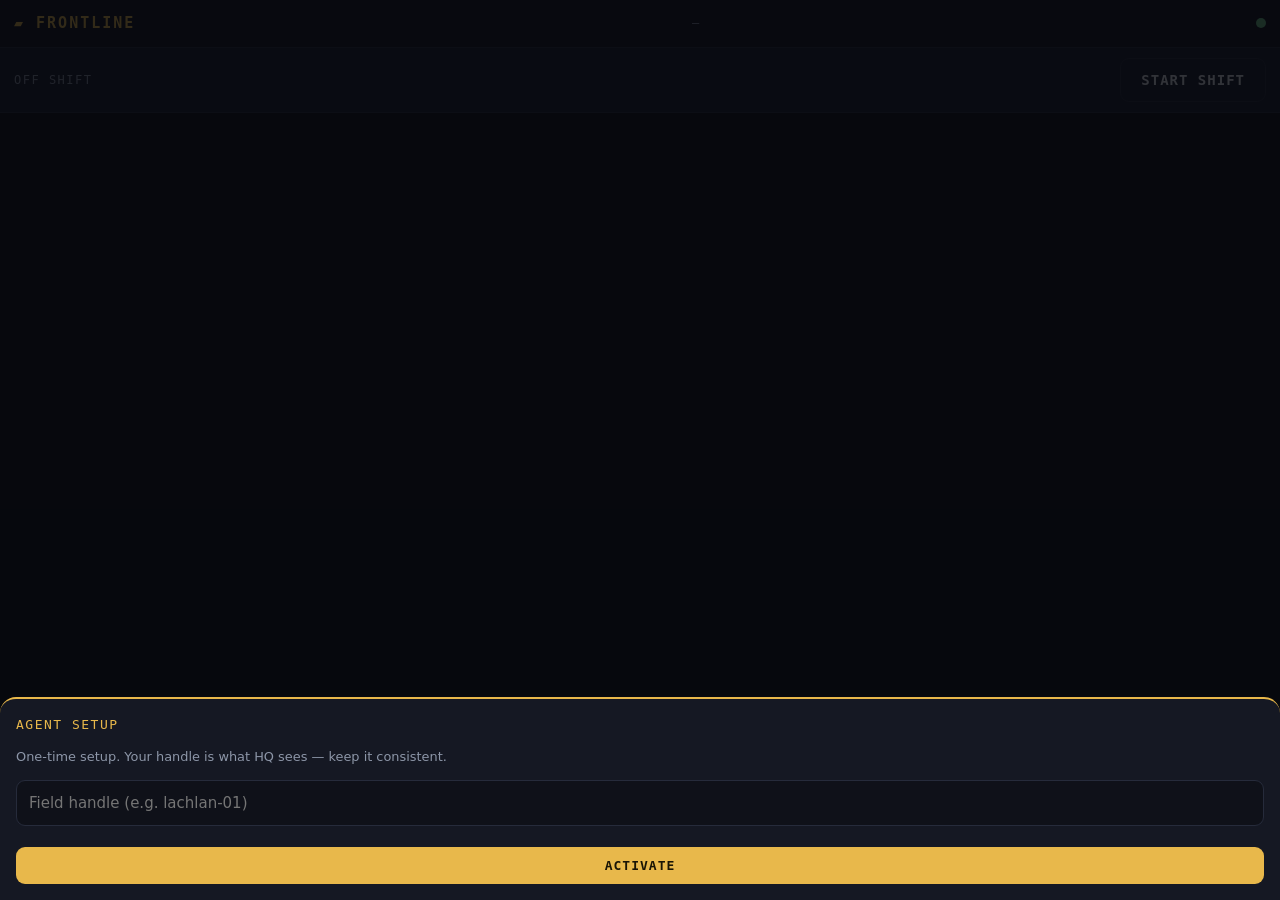
<file: frontline/index.html>
<!doctype html>
<html lang="en">
<head>
  <meta charset="utf-8">
  <meta name="viewport" content="width=device-width, initial-scale=1, viewport-fit=cover">
  <meta name="theme-color" content="#0d0f14">
  <title>FRONTLINE</title>
  <link rel="manifest" href="manifest.json">
  <link rel="icon" href="icons/icon.svg" type="image/svg+xml">
  <link rel="apple-touch-icon" href="icons/icon-192.png">
  <!-- ZERO external dependencies: Frontline must work in black spots with no internet, ever. -->
  <link rel="stylesheet" href="css/frontline.css">
</head>
<body>

  <header class="top">
    <div class="brand">▰ FRONTLINE</div>
    <div class="agent-id" id="hdr-agent">—</div>
    <div id="net-dot" class="net-dot" title="connectivity"></div>
  </header>

  <!-- SHIFT PROTOCOL -->
  <div class="shift-bar" id="shift-bar">
    <div>
      <div class="shift-label" id="shift-label">OFF SHIFT</div>
      <div class="shift-time" id="shift-time"></div>
    </div>
    <button class="btn btn-big" id="shift-btn">START SHIFT</button>
  </div>

  <main id="view"></main>

  <nav class="bottom-nav">
    <button data-view="missions" class="nav-btn nav-active">⛭<span>MISSIONS</span></button>
    <button data-view="mmt" class="nav-btn">⇄<span>POCKET MMT</span></button>
    <button data-view="platform" class="nav-btn">⚑<span>PLATFORM</span></button>
    <button data-view="dispatch" class="nav-btn">⇪<span>DISPATCH</span></button>
    <button data-view="sys" class="nav-btn">⚠<span>SYSTEM</span></button>
  </nav>

  <div id="modal-root"></div>
  <div id="toast-root"></div>

  <script src="js/crypto.js"></script>
  <script src="js/frontline.js"></script>
</body>
</html>
</file>
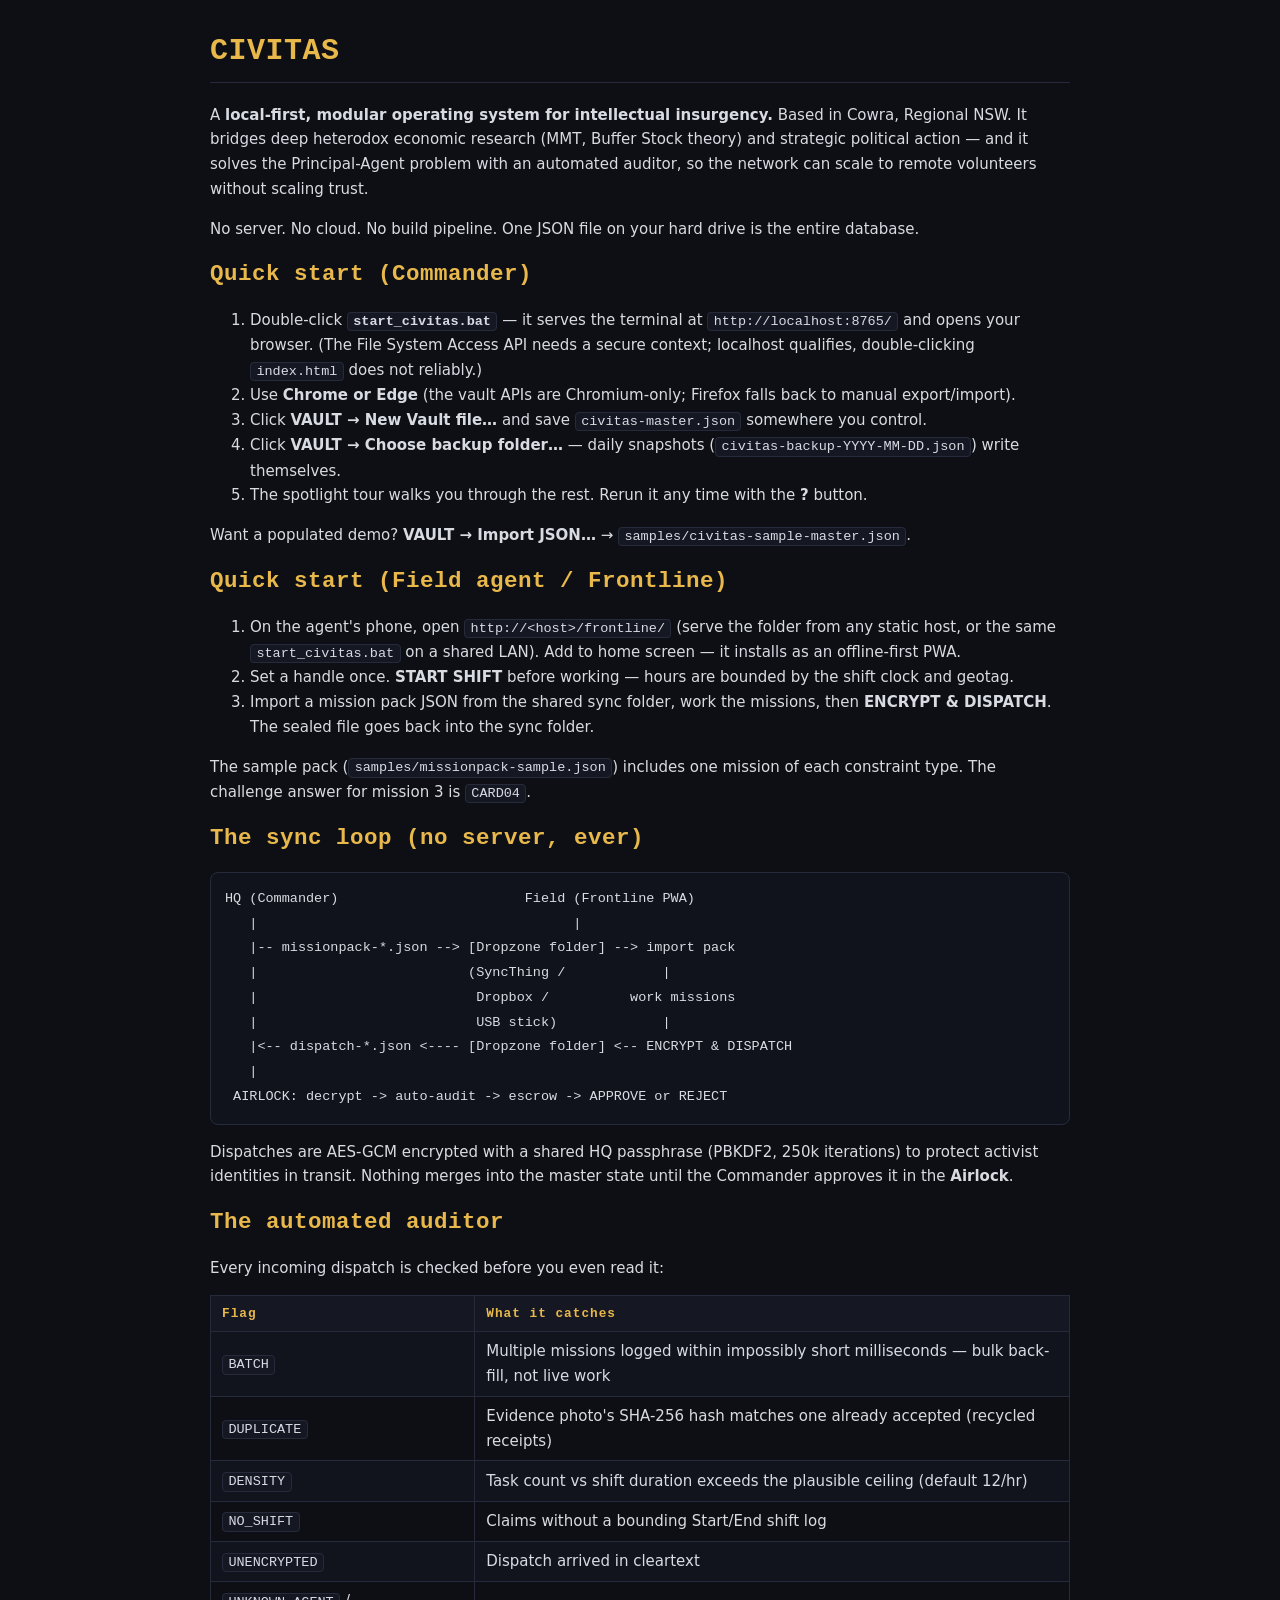
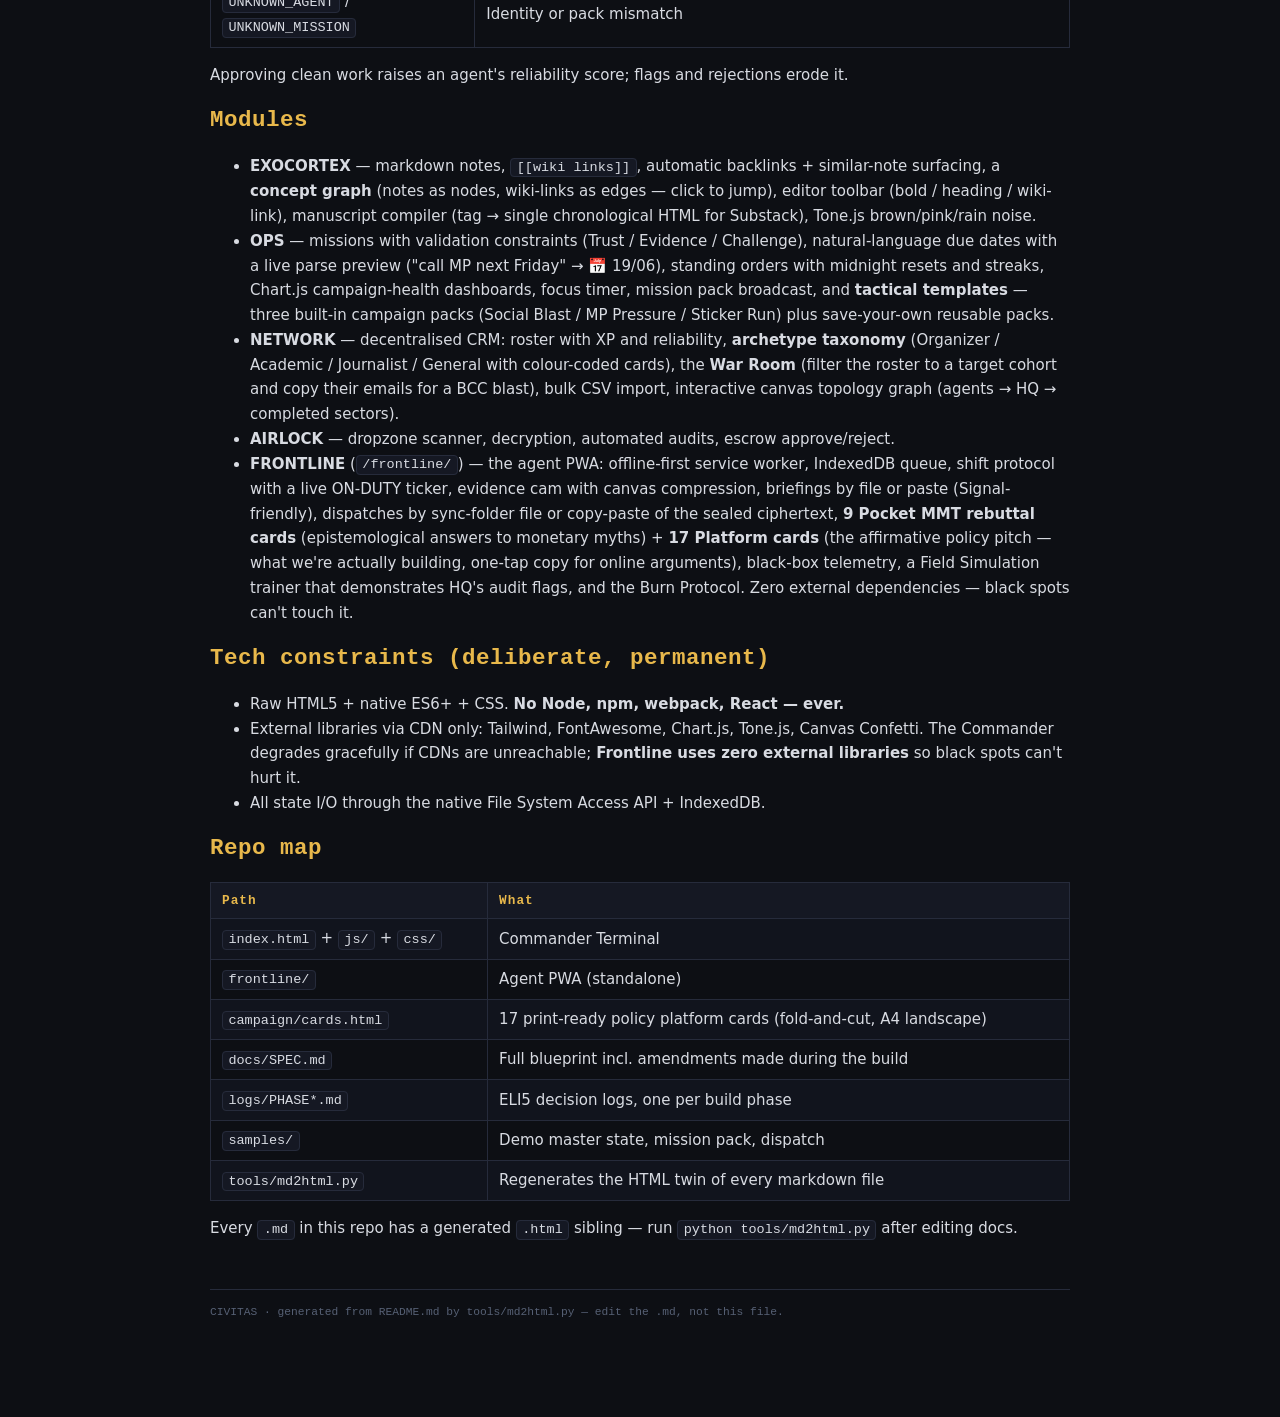
<file: README.html>
<!doctype html>
<html lang="en">
<head>
<meta charset="utf-8">
<meta name="viewport" content="width=device-width, initial-scale=1">
<title>CIVITAS</title>
<style>
 body{max-width:860px;margin:2rem auto;padding:0 1.2rem 4rem;background:#0d0f14;color:#d8dbe2;
      font:15px/1.65 'Segoe UI',system-ui,sans-serif}
 h1,h2,h3,h4{font-family:Consolas,'Courier New',monospace;color:#e8b84b;letter-spacing:.5px;line-height:1.3}
 h1{border-bottom:1px solid #262b3b;padding-bottom:.35em}
 a{color:#7aa6d8} a:hover{color:#e8b84b}
 code{background:#151823;border:1px solid #262b3b;border-radius:4px;padding:.1em .4em;
      font-family:Consolas,monospace;font-size:.9em}
 pre{background:#10131b;border:1px solid #262b3b;border-radius:8px;padding:14px;overflow-x:auto}
 pre code{background:none;border:none;padding:0}
 blockquote{border-left:3px solid #b88d2c;margin-left:0;padding-left:14px;color:#8d96a8}
 table{border-collapse:collapse;margin:1em 0;width:100%}
 th,td{border:1px solid #262b3b;padding:7px 11px;text-align:left}
 th{background:#151823;color:#e8b84b;font-family:Consolas,monospace;font-size:.85em;letter-spacing:1px}
 tr:nth-child(even){background:#11141d}
 hr{border:none;border-top:1px solid #262b3b;margin:2.2rem 0}
 .src{font-size:.75em;color:#566074;border-top:1px solid #262b3b;margin-top:3rem;padding-top:.8rem;
      font-family:Consolas,monospace}
</style>
</head>
<body>
<h1>CIVITAS</h1>
<p>A <strong>local-first, modular operating system for intellectual insurgency.</strong> Based in Cowra, Regional NSW. It bridges deep heterodox economic research (MMT, Buffer Stock theory) and strategic political action — and it solves the Principal-Agent problem with an automated auditor, so the network can scale to remote volunteers without scaling trust.</p>
<p>No server. No cloud. No build pipeline. One JSON file on your hard drive is the entire database.</p>
<h2>Quick start (Commander)</h2>
<ol>
<li>Double-click <strong><code>start_civitas.bat</code></strong> — it serves the terminal at <code>http://localhost:8765/</code> and opens your browser. (The File System Access API needs a secure context; localhost qualifies, double-clicking <code>index.html</code> does not reliably.)</li>
<li>Use <strong>Chrome or Edge</strong> (the vault APIs are Chromium-only; Firefox falls back to manual export/import).</li>
<li>Click <strong>VAULT → New Vault file…</strong> and save <code>civitas-master.json</code> somewhere you control.</li>
<li>Click <strong>VAULT → Choose backup folder…</strong> — daily snapshots (<code>civitas-backup-YYYY-MM-DD.json</code>) write themselves.</li>
<li>The spotlight tour walks you through the rest. Rerun it any time with the <strong>?</strong> button.</li>
</ol>
<p>Want a populated demo? <strong>VAULT → Import JSON…</strong> → <code>samples/civitas-sample-master.json</code>.</p>
<h2>Quick start (Field agent / Frontline)</h2>
<ol>
<li>On the agent's phone, open <code>http://&lt;host&gt;/frontline/</code> (serve the folder from any static host, or the same <code>start_civitas.bat</code> on a shared LAN). Add to home screen — it installs as an offline-first PWA.</li>
<li>Set a handle once. <strong>START SHIFT</strong> before working — hours are bounded by the shift clock and geotag.</li>
<li>Import a mission pack JSON from the shared sync folder, work the missions, then <strong>ENCRYPT &amp; DISPATCH</strong>. The sealed file goes back into the sync folder.</li>
</ol>
<p>The sample pack (<code>samples/missionpack-sample.json</code>) includes one mission of each constraint type. The challenge answer for mission 3 is <code>CARD04</code>.</p>
<h2>The sync loop (no server, ever)</h2>
<pre><code>HQ (Commander)                       Field (Frontline PWA)
   |                                       |
   |-- missionpack-*.json --&gt; [Dropzone folder] --&gt; import pack
   |                          (SyncThing /            |
   |                           Dropbox /          work missions
   |                           USB stick)             |
   |&lt;-- dispatch-*.json &lt;---- [Dropzone folder] &lt;-- ENCRYPT &amp; DISPATCH
   |
 AIRLOCK: decrypt -&gt; auto-audit -&gt; escrow -&gt; APPROVE or REJECT
</code></pre>
<p>Dispatches are AES-GCM encrypted with a shared HQ passphrase (PBKDF2, 250k iterations) to protect activist identities in transit. Nothing merges into the master state until the Commander approves it in the <strong>Airlock</strong>.</p>
<h2>The automated auditor</h2>
<p>Every incoming dispatch is checked before you even read it:</p>
<table><tr><th>Flag</th><th>What it catches</th></tr><tr><td><code>BATCH</code></td><td>Multiple missions logged within impossibly short milliseconds — bulk back-fill, not live work</td></tr><tr><td><code>DUPLICATE</code></td><td>Evidence photo's SHA-256 hash matches one already accepted (recycled receipts)</td></tr><tr><td><code>DENSITY</code></td><td>Task count vs shift duration exceeds the plausible ceiling (default 12/hr)</td></tr><tr><td><code>NO_SHIFT</code></td><td>Claims without a bounding Start/End shift log</td></tr><tr><td><code>UNENCRYPTED</code></td><td>Dispatch arrived in cleartext</td></tr><tr><td><code>UNKNOWN_AGENT</code> / <code>UNKNOWN_MISSION</code></td><td>Identity or pack mismatch</td></tr></table>
<p>Approving clean work raises an agent's reliability score; flags and rejections erode it.</p>
<h2>Modules</h2>
<ul>
<li><strong>EXOCORTEX</strong> — markdown notes, <code>[[wiki links]]</code>, automatic backlinks + similar-note surfacing, a <strong>concept graph</strong> (notes as nodes, wiki-links as edges — click to jump), editor toolbar (bold / heading / wiki-link), manuscript compiler (tag → single chronological HTML for Substack), Tone.js brown/pink/rain noise.</li>
<li><strong>OPS</strong> — missions with validation constraints (Trust / Evidence / Challenge), natural-language due dates with a live parse preview ("call MP next Friday" → 📅 19/06), standing orders with midnight resets and streaks, Chart.js campaign-health dashboards, focus timer, mission pack broadcast, and <strong>tactical templates</strong> — three built-in campaign packs (Social Blast / MP Pressure / Sticker Run) plus save-your-own reusable packs.</li>
<li><strong>NETWORK</strong> — decentralised CRM: roster with XP and reliability, <strong>archetype taxonomy</strong> (Organizer / Academic / Journalist / General with colour-coded cards), the <strong>War Room</strong> (filter the roster to a target cohort and copy their emails for a BCC blast), bulk CSV import, interactive canvas topology graph (agents → HQ → completed sectors).</li>
<li><strong>AIRLOCK</strong> — dropzone scanner, decryption, automated audits, escrow approve/reject.</li>
<li><strong>FRONTLINE</strong> (<code>/frontline/</code>) — the agent PWA: offline-first service worker, IndexedDB queue, shift protocol with a live ON-DUTY ticker, evidence cam with canvas compression, briefings by file or paste (Signal-friendly), dispatches by sync-folder file or copy-paste of the sealed ciphertext, <strong>9 Pocket MMT rebuttal cards</strong> (epistemological answers to monetary myths) + <strong>17 Platform cards</strong> (the affirmative policy pitch — what we're actually building, one-tap copy for online arguments), black-box telemetry, a Field Simulation trainer that demonstrates HQ's audit flags, and the Burn Protocol. Zero external dependencies — black spots can't touch it.</li>
</ul>
<h2>Tech constraints (deliberate, permanent)</h2>
<ul>
<li>Raw HTML5 + native ES6+ + CSS. <strong>No Node, npm, webpack, React — ever.</strong></li>
<li>External libraries via CDN only: Tailwind, FontAwesome, Chart.js, Tone.js, Canvas Confetti. The Commander degrades gracefully if CDNs are unreachable; <strong>Frontline uses zero external libraries</strong> so black spots can't hurt it.</li>
<li>All state I/O through the native File System Access API + IndexedDB.</li>
</ul>
<h2>Repo map</h2>
<table><tr><th>Path</th><th>What</th></tr><tr><td><code>index.html</code> + <code>js/</code> + <code>css/</code></td><td>Commander Terminal</td></tr><tr><td><code>frontline/</code></td><td>Agent PWA (standalone)</td></tr><tr><td><code>campaign/cards.html</code></td><td>17 print-ready policy platform cards (fold-and-cut, A4 landscape)</td></tr><tr><td><code>docs/SPEC.md</code></td><td>Full blueprint incl. amendments made during the build</td></tr><tr><td><code>logs/PHASE*.md</code></td><td>ELI5 decision logs, one per build phase</td></tr><tr><td><code>samples/</code></td><td>Demo master state, mission pack, dispatch</td></tr><tr><td><code>tools/md2html.py</code></td><td>Regenerates the HTML twin of every markdown file</td></tr></table>
<p>Every <code>.md</code> in this repo has a generated <code>.html</code> sibling — run <code>python tools/md2html.py</code> after editing docs.</p>
<p class="src">CIVITAS · generated from README.md by tools/md2html.py — edit the .md, not this file.</p>
</body>
</html>
</file>
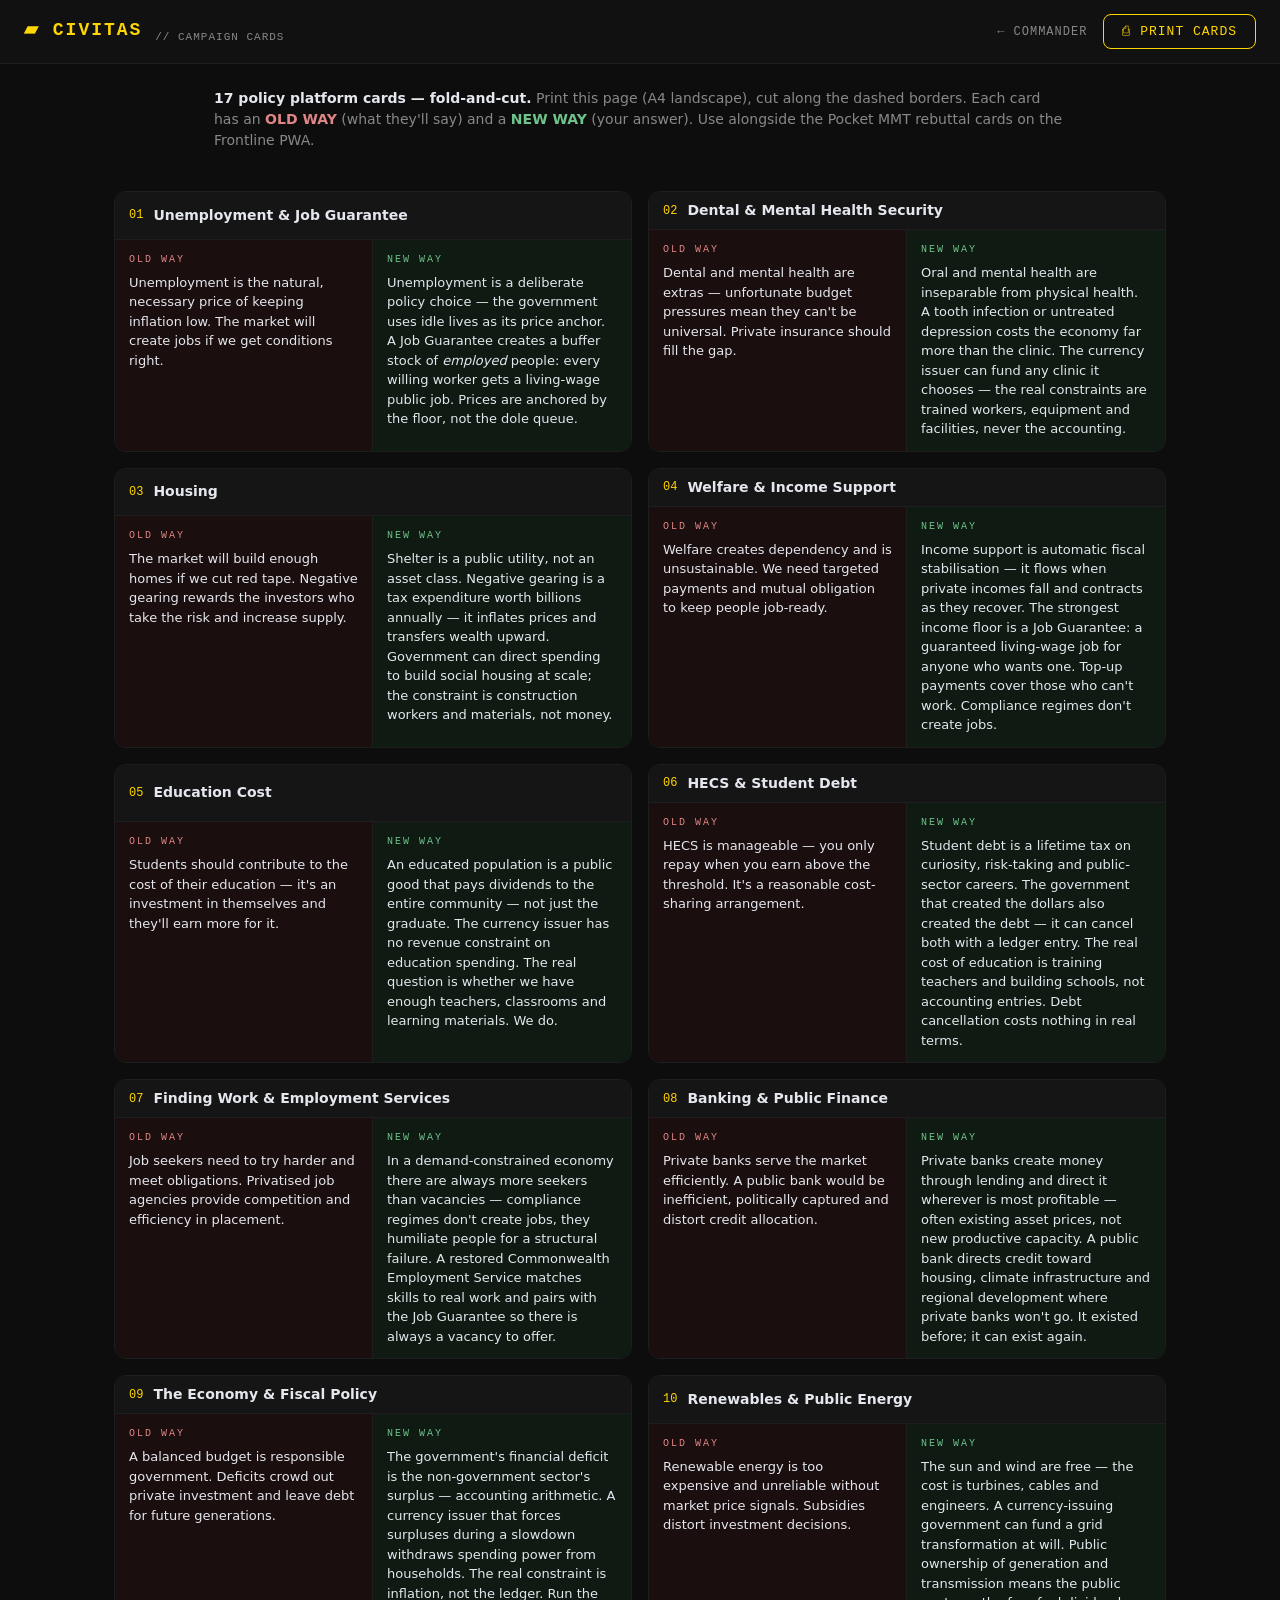
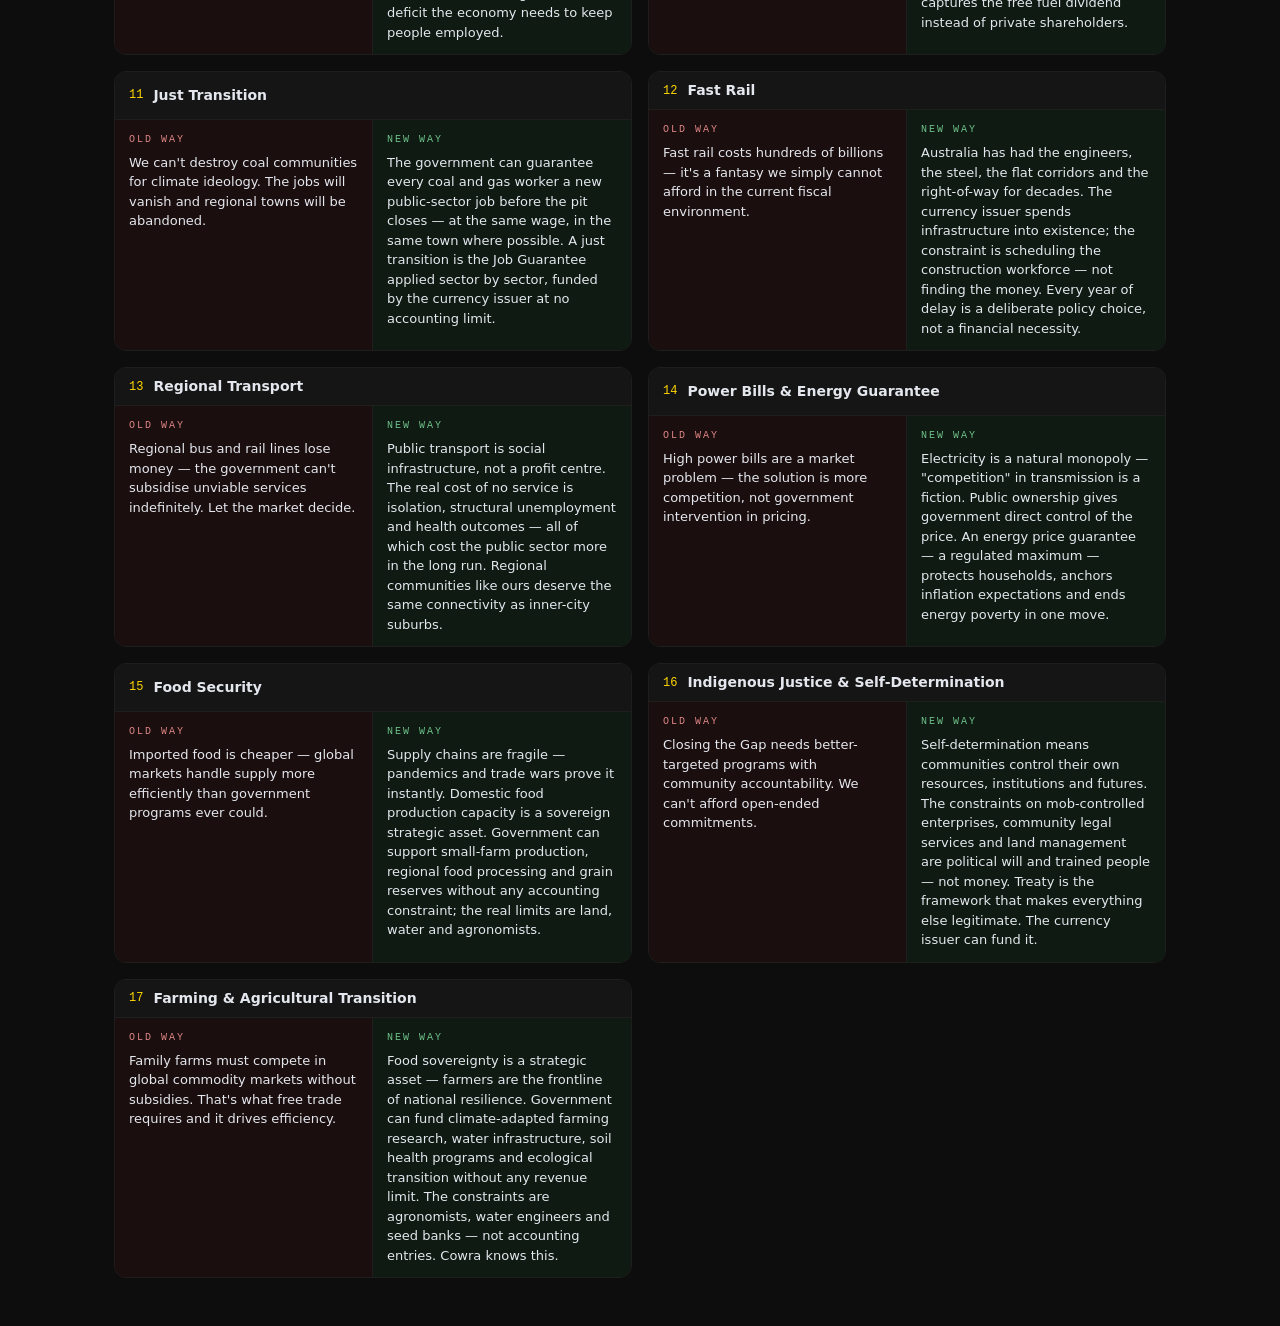
<file: campaign/cards.html>
<!doctype html>
<html lang="en">
<head>
  <meta charset="utf-8">
  <meta name="viewport" content="width=device-width, initial-scale=1">
  <title>CIVITAS — Campaign Cards (Print Ready)</title>
  <style>
    /* ======= SCREEN THEME ======= */
    :root {
      --bg: #0d0d0d; --panel: #111; --border: #1e1e1e;
      --amber: #ffd700; --red: #e08585; --green: #6fc28a; --dim: #888;
    }
    * { box-sizing: border-box; }
    body { background: var(--bg); color: #e4e7ee; font: 15px/1.5 system-ui, sans-serif; margin: 0; padding: 0; }

    header {
      background: #111; border-bottom: 1px solid #1e1e1e; padding: 14px 24px;
      display: flex; align-items: center; justify-content: space-between; gap: 16px;
    }
    .brand { font-family: ui-monospace, Consolas, monospace; font-weight: 700; letter-spacing: 2px; color: var(--amber); font-size: 18px; }
    .brand sub { font-size: 11px; letter-spacing: 1px; color: var(--dim); font-weight: 400; }
    .print-btn {
      font-family: ui-monospace, Consolas, monospace; letter-spacing: 1px; font-size: 13px;
      border-radius: 8px; border: 1px solid var(--amber); background: transparent; color: var(--amber);
      padding: 9px 18px; cursor: pointer;
    }
    .print-btn:hover { background: var(--amber); color: #1a1200; }
    .back-link {
      font-family: ui-monospace, Consolas, monospace; font-size: 12px; color: var(--dim);
      text-decoration: none; letter-spacing: 1px;
    }
    .back-link:hover { color: var(--amber); }

    .intro { max-width: 900px; margin: 24px auto; padding: 0 24px; color: var(--dim); font-size: 14px; }
    .intro b { color: #e4e7ee; }

    /* ======= CARD GRID (screen) ======= */
    .card-grid {
      max-width: 1100px; margin: 0 auto; padding: 16px 24px 48px;
      display: grid; grid-template-columns: repeat(auto-fill, minmax(480px, 1fr)); gap: 16px;
    }
    .campaign-card {
      border: 1px solid var(--border); border-radius: 12px; overflow: hidden;
      display: grid; grid-template-columns: 1fr 1fr;
    }
    .card-num {
      grid-column: 1 / -1; background: #151515; border-bottom: 1px solid var(--border);
      padding: 8px 14px; display: flex; align-items: center; gap: 10px;
    }
    .card-num .num { font-family: ui-monospace, Consolas, monospace; font-size: 12px; color: var(--amber); }
    .card-num .title { font-weight: 700; font-size: 14px; }
    .old-side { background: #1a0e0e; border-right: 1px solid var(--border); padding: 12px 14px; }
    .new-side { background: #0e1a12; padding: 12px 14px; }
    .side-label { font-family: ui-monospace, Consolas, monospace; font-size: 10px; letter-spacing: 2px; margin-bottom: 6px; }
    .old-side .side-label { color: var(--red); }
    .new-side .side-label { color: var(--green); }
    .side-body { font-size: 13px; line-height: 1.5; }

    /* ======= PRINT STYLES ======= */
    @media print {
      @page { size: A4 landscape; margin: 8mm; }
      body { background: #fff !important; color: #111 !important; }
      header, .intro, .print-btn, .back-link { display: none !important; }
      .card-grid {
        display: block; padding: 0; max-width: none; margin: 0;
      }
      .campaign-card {
        width: 48%; display: inline-grid; margin: 0 1% 2% 1%;
        border: 1.5px dashed #aaa; border-radius: 0;
        break-inside: avoid; page-break-inside: avoid;
        vertical-align: top;
      }
      .card-num { background: #f8f8f8 !important; border-bottom: 1px solid #ccc !important; }
      .card-num .num { color: #c8930a !important; }
      .card-num .title { color: #111 !important; }
      .old-side { background: #fff5f5 !important; border-right: 1px dashed #d99 !important; }
      .new-side { background: #f5fff8 !important; }
      .old-side .side-label { color: #b03030 !important; }
      .new-side .side-label { color: #207040 !important; }
      .side-body { font-size: 11px !important; color: #222 !important; }
    }
  </style>
</head>
<body>

<header>
  <div>
    <div class="brand">▰ CIVITAS <sub>// CAMPAIGN CARDS</sub></div>
  </div>
  <div style="display:flex;gap:16px;align-items:center">
    <a href="../index.html" class="back-link">← COMMANDER</a>
    <button class="print-btn" onclick="window.print()">⎙ PRINT CARDS</button>
  </div>
</header>

<div class="intro">
  <b>17 policy platform cards — fold-and-cut.</b>
  Print this page (A4 landscape), cut along the dashed borders. Each card has an
  <b style="color:#e08585">OLD WAY</b> (what they'll say) and a <b style="color:#6fc28a">NEW WAY</b> (your answer).
  Use alongside the Pocket MMT rebuttal cards on the Frontline PWA.
</div>

<div class="card-grid">

  <!-- 01 -->
  <div class="campaign-card">
    <div class="card-num"><span class="num">01</span><span class="title">Unemployment &amp; Job Guarantee</span></div>
    <div class="old-side">
      <div class="side-label">OLD WAY</div>
      <div class="side-body">Unemployment is the natural, necessary price of keeping inflation low. The market will create jobs if we get conditions right.</div>
    </div>
    <div class="new-side">
      <div class="side-label">NEW WAY</div>
      <div class="side-body">Unemployment is a deliberate policy choice — the government uses idle lives as its price anchor. A Job Guarantee creates a buffer stock of <em>employed</em> people: every willing worker gets a living-wage public job. Prices are anchored by the floor, not the dole queue.</div>
    </div>
  </div>

  <!-- 02 -->
  <div class="campaign-card">
    <div class="card-num"><span class="num">02</span><span class="title">Dental &amp; Mental Health Security</span></div>
    <div class="old-side">
      <div class="side-label">OLD WAY</div>
      <div class="side-body">Dental and mental health are extras — unfortunate budget pressures mean they can't be universal. Private insurance should fill the gap.</div>
    </div>
    <div class="new-side">
      <div class="side-label">NEW WAY</div>
      <div class="side-body">Oral and mental health are inseparable from physical health. A tooth infection or untreated depression costs the economy far more than the clinic. The currency issuer can fund any clinic it chooses — the real constraints are trained workers, equipment and facilities, never the accounting.</div>
    </div>
  </div>

  <!-- 03 -->
  <div class="campaign-card">
    <div class="card-num"><span class="num">03</span><span class="title">Housing</span></div>
    <div class="old-side">
      <div class="side-label">OLD WAY</div>
      <div class="side-body">The market will build enough homes if we cut red tape. Negative gearing rewards the investors who take the risk and increase supply.</div>
    </div>
    <div class="new-side">
      <div class="side-label">NEW WAY</div>
      <div class="side-body">Shelter is a public utility, not an asset class. Negative gearing is a tax expenditure worth billions annually — it inflates prices and transfers wealth upward. Government can direct spending to build social housing at scale; the constraint is construction workers and materials, not money.</div>
    </div>
  </div>

  <!-- 04 -->
  <div class="campaign-card">
    <div class="card-num"><span class="num">04</span><span class="title">Welfare &amp; Income Support</span></div>
    <div class="old-side">
      <div class="side-label">OLD WAY</div>
      <div class="side-body">Welfare creates dependency and is unsustainable. We need targeted payments and mutual obligation to keep people job-ready.</div>
    </div>
    <div class="new-side">
      <div class="side-label">NEW WAY</div>
      <div class="side-body">Income support is automatic fiscal stabilisation — it flows when private incomes fall and contracts as they recover. The strongest income floor is a Job Guarantee: a guaranteed living-wage job for anyone who wants one. Top-up payments cover those who can't work. Compliance regimes don't create jobs.</div>
    </div>
  </div>

  <!-- 05 -->
  <div class="campaign-card">
    <div class="card-num"><span class="num">05</span><span class="title">Education Cost</span></div>
    <div class="old-side">
      <div class="side-label">OLD WAY</div>
      <div class="side-body">Students should contribute to the cost of their education — it's an investment in themselves and they'll earn more for it.</div>
    </div>
    <div class="new-side">
      <div class="side-label">NEW WAY</div>
      <div class="side-body">An educated population is a public good that pays dividends to the entire community — not just the graduate. The currency issuer has no revenue constraint on education spending. The real question is whether we have enough teachers, classrooms and learning materials. We do.</div>
    </div>
  </div>

  <!-- 06 -->
  <div class="campaign-card">
    <div class="card-num"><span class="num">06</span><span class="title">HECS &amp; Student Debt</span></div>
    <div class="old-side">
      <div class="side-label">OLD WAY</div>
      <div class="side-body">HECS is manageable — you only repay when you earn above the threshold. It's a reasonable cost-sharing arrangement.</div>
    </div>
    <div class="new-side">
      <div class="side-label">NEW WAY</div>
      <div class="side-body">Student debt is a lifetime tax on curiosity, risk-taking and public-sector careers. The government that created the dollars also created the debt — it can cancel both with a ledger entry. The real cost of education is training teachers and building schools, not accounting entries. Debt cancellation costs nothing in real terms.</div>
    </div>
  </div>

  <!-- 07 -->
  <div class="campaign-card">
    <div class="card-num"><span class="num">07</span><span class="title">Finding Work &amp; Employment Services</span></div>
    <div class="old-side">
      <div class="side-label">OLD WAY</div>
      <div class="side-body">Job seekers need to try harder and meet obligations. Privatised job agencies provide competition and efficiency in placement.</div>
    </div>
    <div class="new-side">
      <div class="side-label">NEW WAY</div>
      <div class="side-body">In a demand-constrained economy there are always more seekers than vacancies — compliance regimes don't create jobs, they humiliate people for a structural failure. A restored Commonwealth Employment Service matches skills to real work and pairs with the Job Guarantee so there is always a vacancy to offer.</div>
    </div>
  </div>

  <!-- 08 -->
  <div class="campaign-card">
    <div class="card-num"><span class="num">08</span><span class="title">Banking &amp; Public Finance</span></div>
    <div class="old-side">
      <div class="side-label">OLD WAY</div>
      <div class="side-body">Private banks serve the market efficiently. A public bank would be inefficient, politically captured and distort credit allocation.</div>
    </div>
    <div class="new-side">
      <div class="side-label">NEW WAY</div>
      <div class="side-body">Private banks create money through lending and direct it wherever is most profitable — often existing asset prices, not new productive capacity. A public bank directs credit toward housing, climate infrastructure and regional development where private banks won't go. It existed before; it can exist again.</div>
    </div>
  </div>

  <!-- 09 -->
  <div class="campaign-card">
    <div class="card-num"><span class="num">09</span><span class="title">The Economy &amp; Fiscal Policy</span></div>
    <div class="old-side">
      <div class="side-label">OLD WAY</div>
      <div class="side-body">A balanced budget is responsible government. Deficits crowd out private investment and leave debt for future generations.</div>
    </div>
    <div class="new-side">
      <div class="side-label">NEW WAY</div>
      <div class="side-body">The government's financial deficit is the non-government sector's surplus — accounting arithmetic. A currency issuer that forces surpluses during a slowdown withdraws spending power from households. The real constraint is inflation, not the ledger. Run the deficit the economy needs to keep people employed.</div>
    </div>
  </div>

  <!-- 10 -->
  <div class="campaign-card">
    <div class="card-num"><span class="num">10</span><span class="title">Renewables &amp; Public Energy</span></div>
    <div class="old-side">
      <div class="side-label">OLD WAY</div>
      <div class="side-body">Renewable energy is too expensive and unreliable without market price signals. Subsidies distort investment decisions.</div>
    </div>
    <div class="new-side">
      <div class="side-label">NEW WAY</div>
      <div class="side-body">The sun and wind are free — the cost is turbines, cables and engineers. A currency-issuing government can fund a grid transformation at will. Public ownership of generation and transmission means the public captures the free fuel dividend instead of private shareholders.</div>
    </div>
  </div>

  <!-- 11 -->
  <div class="campaign-card">
    <div class="card-num"><span class="num">11</span><span class="title">Just Transition</span></div>
    <div class="old-side">
      <div class="side-label">OLD WAY</div>
      <div class="side-body">We can't destroy coal communities for climate ideology. The jobs will vanish and regional towns will be abandoned.</div>
    </div>
    <div class="new-side">
      <div class="side-label">NEW WAY</div>
      <div class="side-body">The government can guarantee every coal and gas worker a new public-sector job before the pit closes — at the same wage, in the same town where possible. A just transition is the Job Guarantee applied sector by sector, funded by the currency issuer at no accounting limit.</div>
    </div>
  </div>

  <!-- 12 -->
  <div class="campaign-card">
    <div class="card-num"><span class="num">12</span><span class="title">Fast Rail</span></div>
    <div class="old-side">
      <div class="side-label">OLD WAY</div>
      <div class="side-body">Fast rail costs hundreds of billions — it's a fantasy we simply cannot afford in the current fiscal environment.</div>
    </div>
    <div class="new-side">
      <div class="side-label">NEW WAY</div>
      <div class="side-body">Australia has had the engineers, the steel, the flat corridors and the right-of-way for decades. The currency issuer spends infrastructure into existence; the constraint is scheduling the construction workforce — not finding the money. Every year of delay is a deliberate policy choice, not a financial necessity.</div>
    </div>
  </div>

  <!-- 13 -->
  <div class="campaign-card">
    <div class="card-num"><span class="num">13</span><span class="title">Regional Transport</span></div>
    <div class="old-side">
      <div class="side-label">OLD WAY</div>
      <div class="side-body">Regional bus and rail lines lose money — the government can't subsidise unviable services indefinitely. Let the market decide.</div>
    </div>
    <div class="new-side">
      <div class="side-label">NEW WAY</div>
      <div class="side-body">Public transport is social infrastructure, not a profit centre. The real cost of no service is isolation, structural unemployment and health outcomes — all of which cost the public sector more in the long run. Regional communities like ours deserve the same connectivity as inner-city suburbs.</div>
    </div>
  </div>

  <!-- 14 -->
  <div class="campaign-card">
    <div class="card-num"><span class="num">14</span><span class="title">Power Bills &amp; Energy Guarantee</span></div>
    <div class="old-side">
      <div class="side-label">OLD WAY</div>
      <div class="side-body">High power bills are a market problem — the solution is more competition, not government intervention in pricing.</div>
    </div>
    <div class="new-side">
      <div class="side-label">NEW WAY</div>
      <div class="side-body">Electricity is a natural monopoly — "competition" in transmission is a fiction. Public ownership gives government direct control of the price. An energy price guarantee — a regulated maximum — protects households, anchors inflation expectations and ends energy poverty in one move.</div>
    </div>
  </div>

  <!-- 15 -->
  <div class="campaign-card">
    <div class="card-num"><span class="num">15</span><span class="title">Food Security</span></div>
    <div class="old-side">
      <div class="side-label">OLD WAY</div>
      <div class="side-body">Imported food is cheaper — global markets handle supply more efficiently than government programs ever could.</div>
    </div>
    <div class="new-side">
      <div class="side-label">NEW WAY</div>
      <div class="side-body">Supply chains are fragile — pandemics and trade wars prove it instantly. Domestic food production capacity is a sovereign strategic asset. Government can support small-farm production, regional food processing and grain reserves without any accounting constraint; the real limits are land, water and agronomists.</div>
    </div>
  </div>

  <!-- 16 -->
  <div class="campaign-card">
    <div class="card-num"><span class="num">16</span><span class="title">Indigenous Justice &amp; Self-Determination</span></div>
    <div class="old-side">
      <div class="side-label">OLD WAY</div>
      <div class="side-body">Closing the Gap needs better-targeted programs with community accountability. We can't afford open-ended commitments.</div>
    </div>
    <div class="new-side">
      <div class="side-label">NEW WAY</div>
      <div class="side-body">Self-determination means communities control their own resources, institutions and futures. The constraints on mob-controlled enterprises, community legal services and land management are political will and trained people — not money. Treaty is the framework that makes everything else legitimate. The currency issuer can fund it.</div>
    </div>
  </div>

  <!-- 17 -->
  <div class="campaign-card">
    <div class="card-num"><span class="num">17</span><span class="title">Farming &amp; Agricultural Transition</span></div>
    <div class="old-side">
      <div class="side-label">OLD WAY</div>
      <div class="side-body">Family farms must compete in global commodity markets without subsidies. That's what free trade requires and it drives efficiency.</div>
    </div>
    <div class="new-side">
      <div class="side-label">NEW WAY</div>
      <div class="side-body">Food sovereignty is a strategic asset — farmers are the frontline of national resilience. Government can fund climate-adapted farming research, water infrastructure, soil health programs and ecological transition without any revenue limit. The constraints are agronomists, water engineers and seed banks — not accounting entries. Cowra knows this.</div>
    </div>
  </div>

</div>

<script>
  // keyboard shortcut for print
  document.addEventListener('keydown', e => {
    if ((e.ctrlKey || e.metaKey) && e.key === 'p') {
      e.preventDefault(); window.print();
    }
  });
</script>
</body>
</html>
</file>
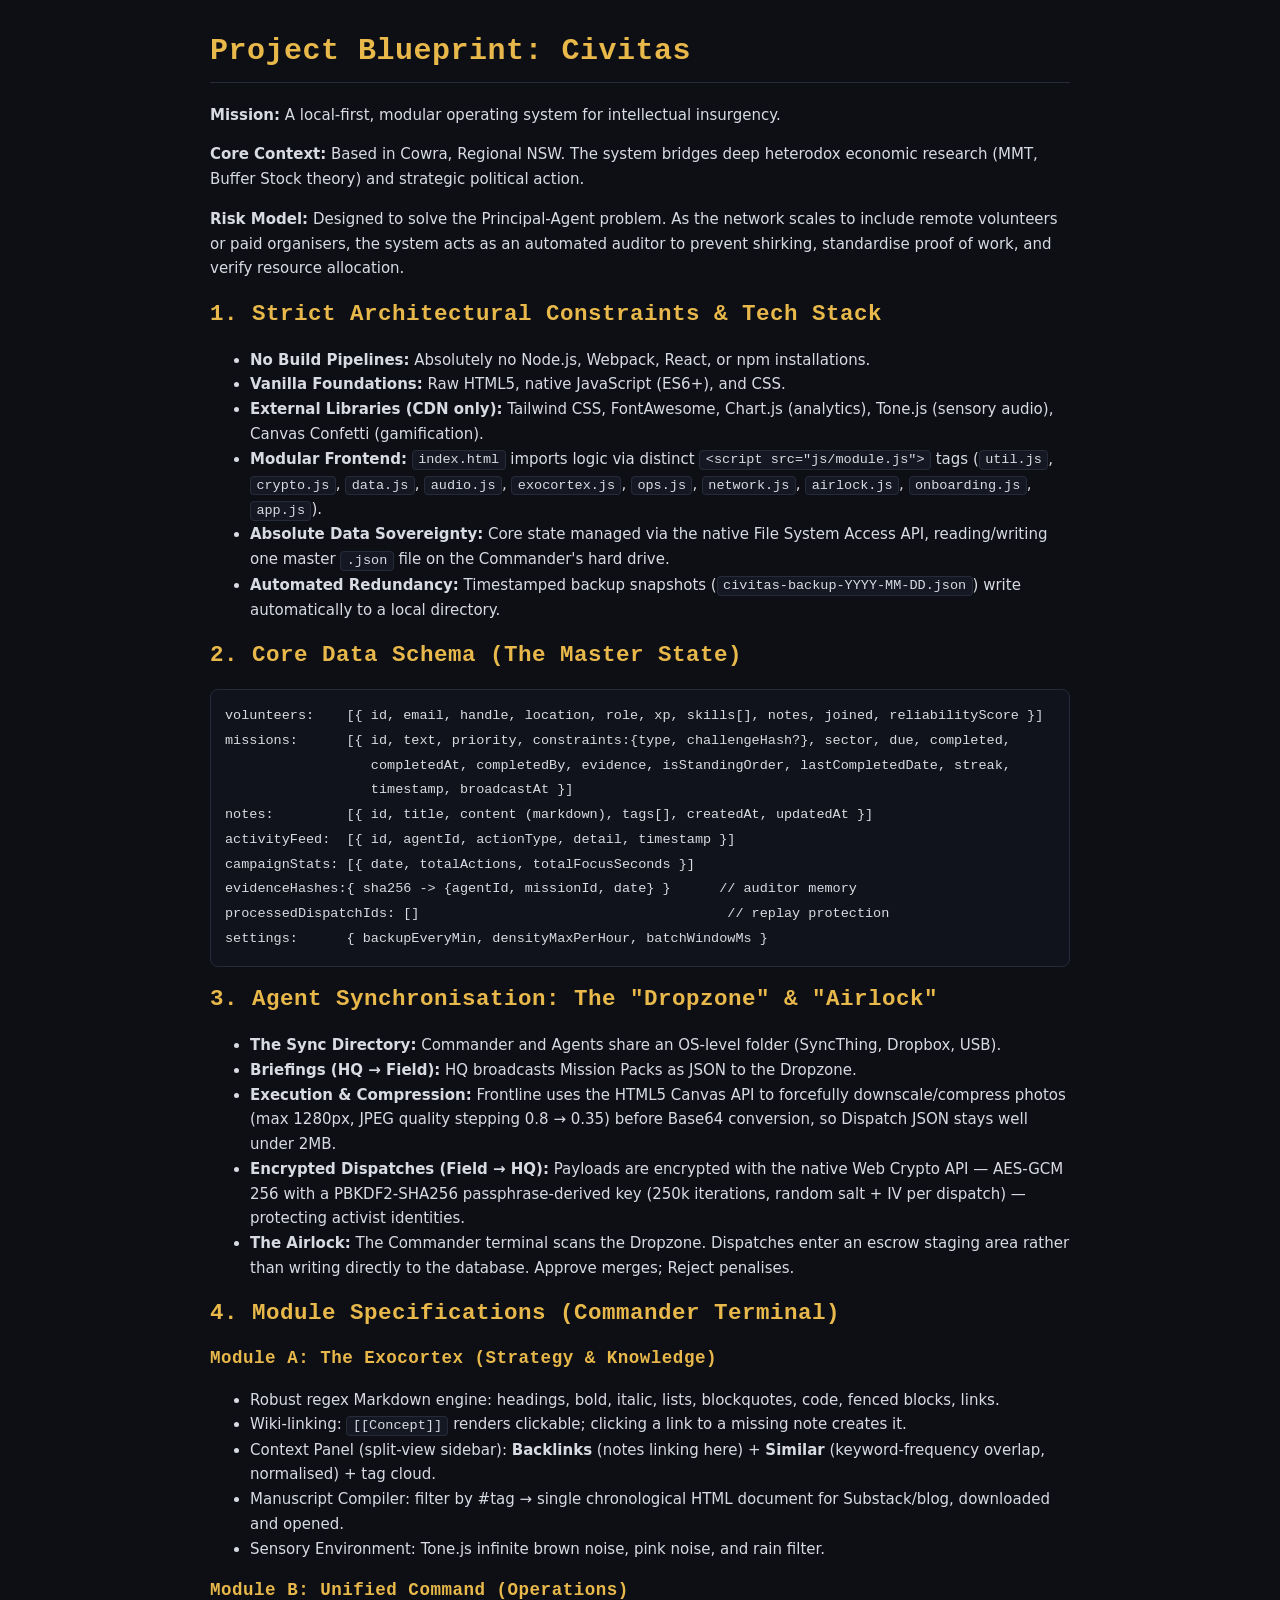
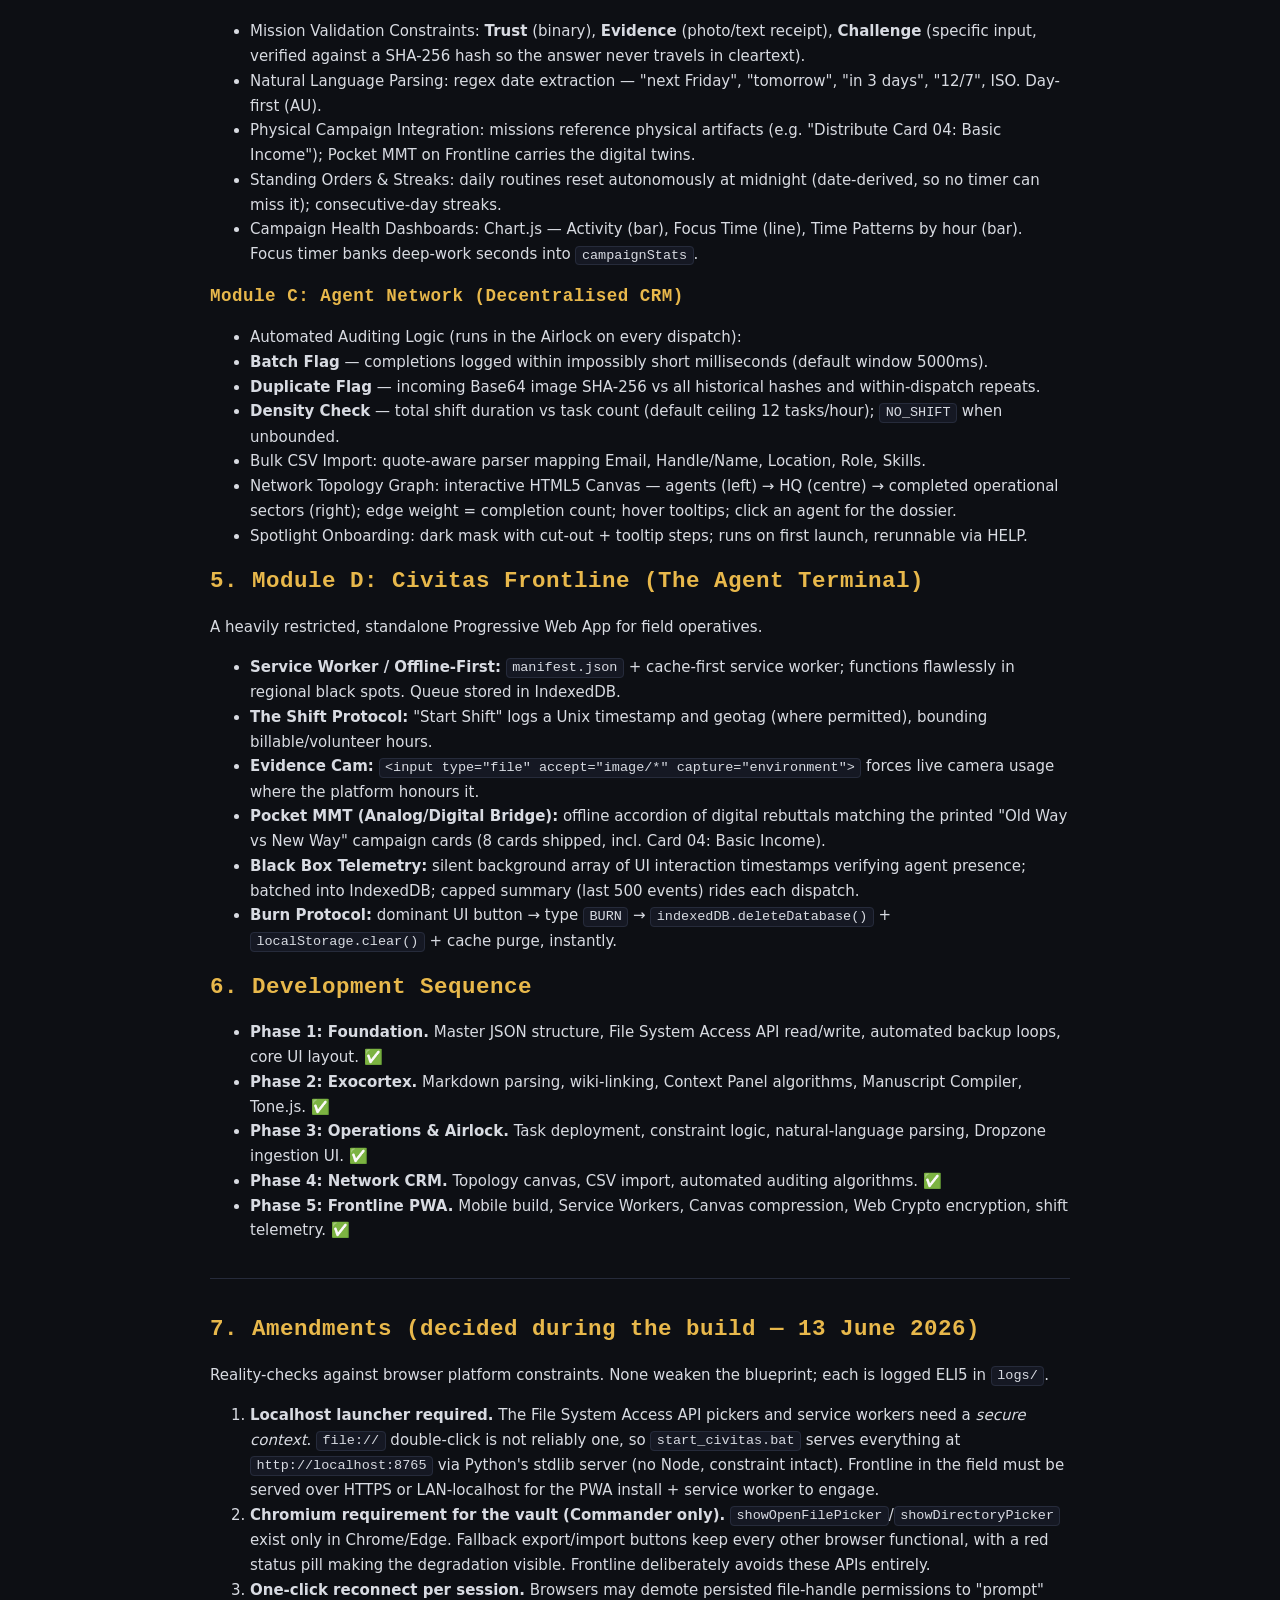
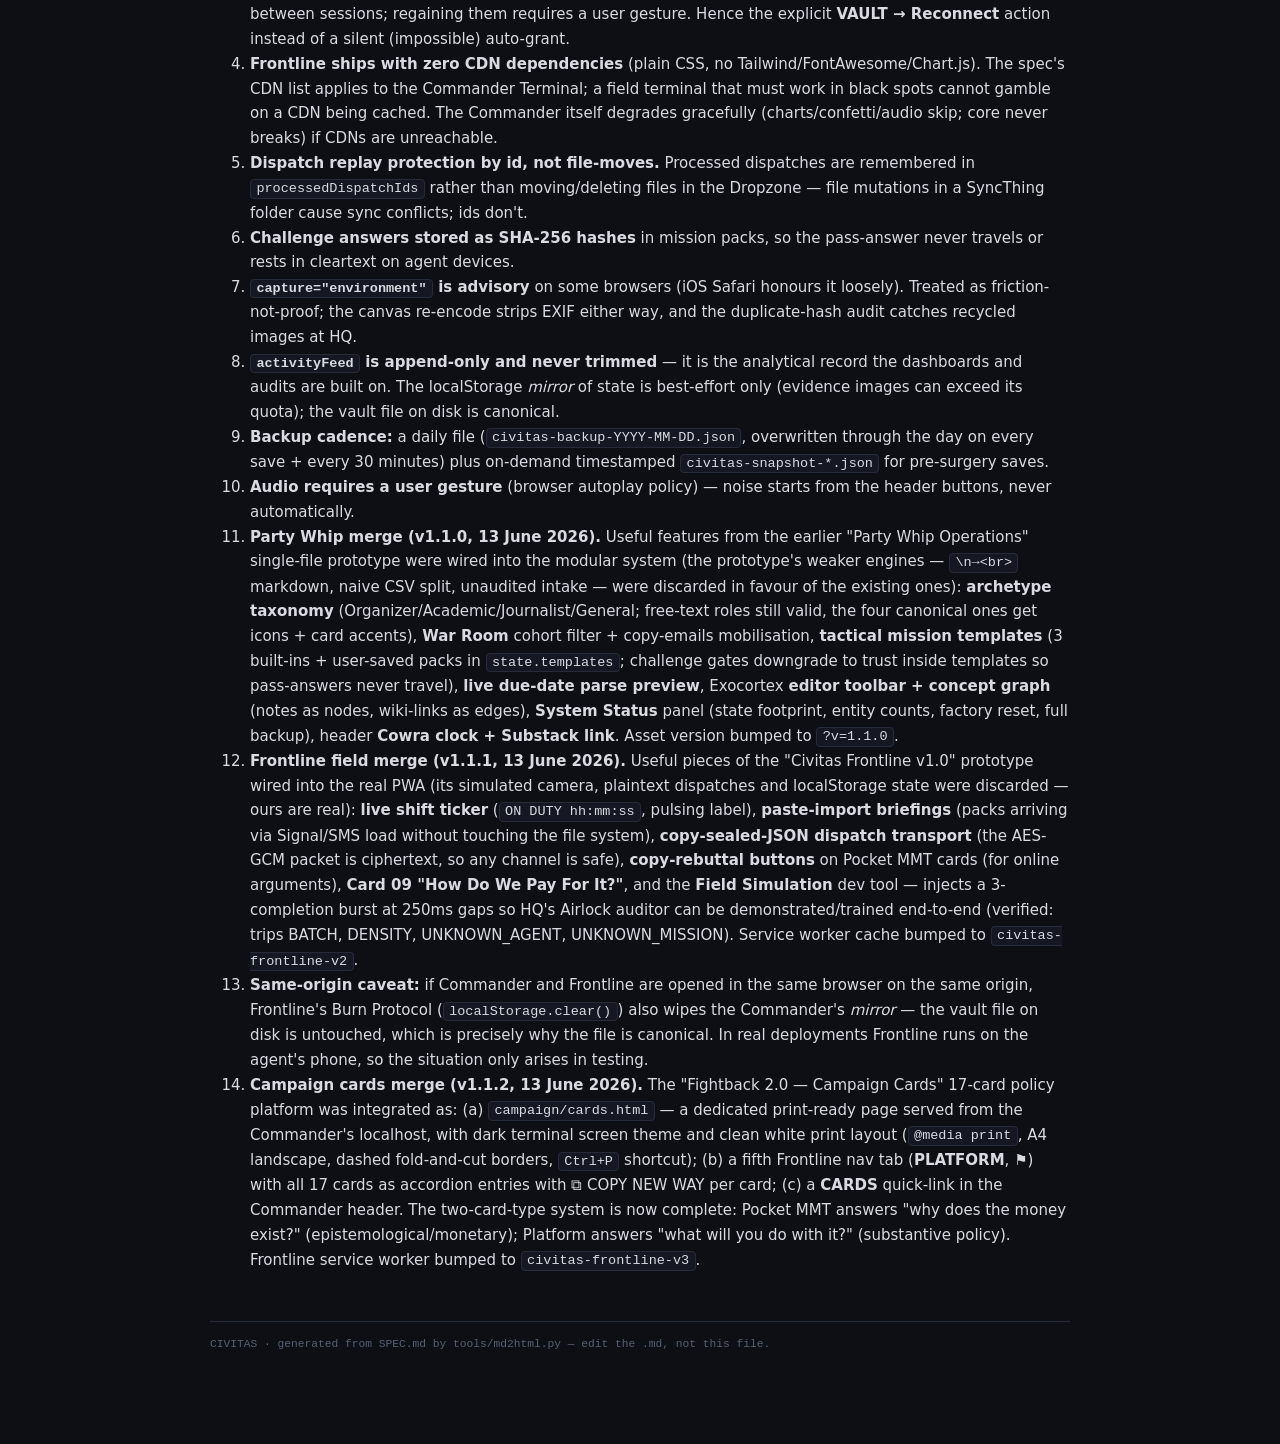
<file: docs/SPEC.html>
<!doctype html>
<html lang="en">
<head>
<meta charset="utf-8">
<meta name="viewport" content="width=device-width, initial-scale=1">
<title>Project Blueprint: Civitas</title>
<style>
 body{max-width:860px;margin:2rem auto;padding:0 1.2rem 4rem;background:#0d0f14;color:#d8dbe2;
      font:15px/1.65 'Segoe UI',system-ui,sans-serif}
 h1,h2,h3,h4{font-family:Consolas,'Courier New',monospace;color:#e8b84b;letter-spacing:.5px;line-height:1.3}
 h1{border-bottom:1px solid #262b3b;padding-bottom:.35em}
 a{color:#7aa6d8} a:hover{color:#e8b84b}
 code{background:#151823;border:1px solid #262b3b;border-radius:4px;padding:.1em .4em;
      font-family:Consolas,monospace;font-size:.9em}
 pre{background:#10131b;border:1px solid #262b3b;border-radius:8px;padding:14px;overflow-x:auto}
 pre code{background:none;border:none;padding:0}
 blockquote{border-left:3px solid #b88d2c;margin-left:0;padding-left:14px;color:#8d96a8}
 table{border-collapse:collapse;margin:1em 0;width:100%}
 th,td{border:1px solid #262b3b;padding:7px 11px;text-align:left}
 th{background:#151823;color:#e8b84b;font-family:Consolas,monospace;font-size:.85em;letter-spacing:1px}
 tr:nth-child(even){background:#11141d}
 hr{border:none;border-top:1px solid #262b3b;margin:2.2rem 0}
 .src{font-size:.75em;color:#566074;border-top:1px solid #262b3b;margin-top:3rem;padding-top:.8rem;
      font-family:Consolas,monospace}
</style>
</head>
<body>
<h1>Project Blueprint: Civitas</h1>
<p><strong>Mission:</strong> A local-first, modular operating system for intellectual insurgency.</p>
<p><strong>Core Context:</strong> Based in Cowra, Regional NSW. The system bridges deep heterodox economic research (MMT, Buffer Stock theory) and strategic political action.</p>
<p><strong>Risk Model:</strong> Designed to solve the Principal-Agent problem. As the network scales to include remote volunteers or paid organisers, the system acts as an automated auditor to prevent shirking, standardise proof of work, and verify resource allocation.</p>
<h2>1. Strict Architectural Constraints &amp; Tech Stack</h2>
<ul>
<li><strong>No Build Pipelines:</strong> Absolutely no Node.js, Webpack, React, or npm installations.</li>
<li><strong>Vanilla Foundations:</strong> Raw HTML5, native JavaScript (ES6+), and CSS.</li>
<li><strong>External Libraries (CDN only):</strong> Tailwind CSS, FontAwesome, Chart.js (analytics), Tone.js (sensory audio), Canvas Confetti (gamification).</li>
<li><strong>Modular Frontend:</strong> <code>index.html</code> imports logic via distinct <code>&lt;script src="js/module.js"&gt;</code> tags (<code>util.js</code>, <code>crypto.js</code>, <code>data.js</code>, <code>audio.js</code>, <code>exocortex.js</code>, <code>ops.js</code>, <code>network.js</code>, <code>airlock.js</code>, <code>onboarding.js</code>, <code>app.js</code>).</li>
<li><strong>Absolute Data Sovereignty:</strong> Core state managed via the native File System Access API, reading/writing one master <code>.json</code> file on the Commander's hard drive.</li>
<li><strong>Automated Redundancy:</strong> Timestamped backup snapshots (<code>civitas-backup-YYYY-MM-DD.json</code>) write automatically to a local directory.</li>
</ul>
<h2>2. Core Data Schema (The Master State)</h2>
<pre><code>volunteers:    [{ id, email, handle, location, role, xp, skills[], notes, joined, reliabilityScore }]
missions:      [{ id, text, priority, constraints:{type, challengeHash?}, sector, due, completed,
                  completedAt, completedBy, evidence, isStandingOrder, lastCompletedDate, streak,
                  timestamp, broadcastAt }]
notes:         [{ id, title, content (markdown), tags[], createdAt, updatedAt }]
activityFeed:  [{ id, agentId, actionType, detail, timestamp }]
campaignStats: [{ date, totalActions, totalFocusSeconds }]
evidenceHashes:{ sha256 -&gt; {agentId, missionId, date} }      // auditor memory
processedDispatchIds: []                                      // replay protection
settings:      { backupEveryMin, densityMaxPerHour, batchWindowMs }
</code></pre>
<h2>3. Agent Synchronisation: The "Dropzone" &amp; "Airlock"</h2>
<ul>
<li><strong>The Sync Directory:</strong> Commander and Agents share an OS-level folder (SyncThing, Dropbox, USB).</li>
<li><strong>Briefings (HQ → Field):</strong> HQ broadcasts Mission Packs as JSON to the Dropzone.</li>
<li><strong>Execution &amp; Compression:</strong> Frontline uses the HTML5 Canvas API to forcefully downscale/compress photos (max 1280px, JPEG quality stepping 0.8 → 0.35) before Base64 conversion, so Dispatch JSON stays well under 2MB.</li>
<li><strong>Encrypted Dispatches (Field → HQ):</strong> Payloads are encrypted with the native Web Crypto API — AES-GCM 256 with a PBKDF2-SHA256 passphrase-derived key (250k iterations, random salt + IV per dispatch) — protecting activist identities.</li>
<li><strong>The Airlock:</strong> The Commander terminal scans the Dropzone. Dispatches enter an escrow staging area rather than writing directly to the database. Approve merges; Reject penalises.</li>
</ul>
<h2>4. Module Specifications (Commander Terminal)</h2>
<h3>Module A: The Exocortex (Strategy &amp; Knowledge)</h3>
<ul>
<li>Robust regex Markdown engine: headings, bold, italic, lists, blockquotes, code, fenced blocks, links.</li>
<li>Wiki-linking: <code>[[Concept]]</code> renders clickable; clicking a link to a missing note creates it.</li>
<li>Context Panel (split-view sidebar): <strong>Backlinks</strong> (notes linking here) + <strong>Similar</strong> (keyword-frequency overlap, normalised) + tag cloud.</li>
<li>Manuscript Compiler: filter by #tag → single chronological HTML document for Substack/blog, downloaded and opened.</li>
<li>Sensory Environment: Tone.js infinite brown noise, pink noise, and rain filter.</li>
</ul>
<h3>Module B: Unified Command (Operations)</h3>
<ul>
<li>Mission Validation Constraints: <strong>Trust</strong> (binary), <strong>Evidence</strong> (photo/text receipt), <strong>Challenge</strong> (specific input, verified against a SHA-256 hash so the answer never travels in cleartext).</li>
<li>Natural Language Parsing: regex date extraction — "next Friday", "tomorrow", "in 3 days", "12/7", ISO. Day-first (AU).</li>
<li>Physical Campaign Integration: missions reference physical artifacts (e.g. "Distribute Card 04: Basic Income"); Pocket MMT on Frontline carries the digital twins.</li>
<li>Standing Orders &amp; Streaks: daily routines reset autonomously at midnight (date-derived, so no timer can miss it); consecutive-day streaks.</li>
<li>Campaign Health Dashboards: Chart.js — Activity (bar), Focus Time (line), Time Patterns by hour (bar). Focus timer banks deep-work seconds into <code>campaignStats</code>.</li>
</ul>
<h3>Module C: Agent Network (Decentralised CRM)</h3>
<ul>
<li>Automated Auditing Logic (runs in the Airlock on every dispatch):</li>
<li><strong>Batch Flag</strong> — completions logged within impossibly short milliseconds (default window 5000ms).</li>
<li><strong>Duplicate Flag</strong> — incoming Base64 image SHA-256 vs all historical hashes and within-dispatch repeats.</li>
<li><strong>Density Check</strong> — total shift duration vs task count (default ceiling 12 tasks/hour); <code>NO_SHIFT</code> when unbounded.</li>
<li>Bulk CSV Import: quote-aware parser mapping Email, Handle/Name, Location, Role, Skills.</li>
<li>Network Topology Graph: interactive HTML5 Canvas — agents (left) → HQ (centre) → completed operational sectors (right); edge weight = completion count; hover tooltips; click an agent for the dossier.</li>
<li>Spotlight Onboarding: dark mask with cut-out + tooltip steps; runs on first launch, rerunnable via HELP.</li>
</ul>
<h2>5. Module D: Civitas Frontline (The Agent Terminal)</h2>
<p>A heavily restricted, standalone Progressive Web App for field operatives.</p>
<ul>
<li><strong>Service Worker / Offline-First:</strong> <code>manifest.json</code> + cache-first service worker; functions flawlessly in regional black spots. Queue stored in IndexedDB.</li>
<li><strong>The Shift Protocol:</strong> "Start Shift" logs a Unix timestamp and geotag (where permitted), bounding billable/volunteer hours.</li>
<li><strong>Evidence Cam:</strong> <code>&lt;input type="file" accept="image/*" capture="environment"&gt;</code> forces live camera usage where the platform honours it.</li>
<li><strong>Pocket MMT (Analog/Digital Bridge):</strong> offline accordion of digital rebuttals matching the printed "Old Way vs New Way" campaign cards (8 cards shipped, incl. Card 04: Basic Income).</li>
<li><strong>Black Box Telemetry:</strong> silent background array of UI interaction timestamps verifying agent presence; batched into IndexedDB; capped summary (last 500 events) rides each dispatch.</li>
<li><strong>Burn Protocol:</strong> dominant UI button → type <code>BURN</code> → <code>indexedDB.deleteDatabase()</code> + <code>localStorage.clear()</code> + cache purge, instantly.</li>
</ul>
<h2>6. Development Sequence</h2>
<ul>
<li><strong>Phase 1: Foundation.</strong> Master JSON structure, File System Access API read/write, automated backup loops, core UI layout. ✅</li>
<li><strong>Phase 2: Exocortex.</strong> Markdown parsing, wiki-linking, Context Panel algorithms, Manuscript Compiler, Tone.js. ✅</li>
<li><strong>Phase 3: Operations &amp; Airlock.</strong> Task deployment, constraint logic, natural-language parsing, Dropzone ingestion UI. ✅</li>
<li><strong>Phase 4: Network CRM.</strong> Topology canvas, CSV import, automated auditing algorithms. ✅</li>
<li><strong>Phase 5: Frontline PWA.</strong> Mobile build, Service Workers, Canvas compression, Web Crypto encryption, shift telemetry. ✅</li>
</ul>
<hr>
<h2>7. Amendments (decided during the build — 13 June 2026)</h2>
<p>Reality-checks against browser platform constraints. None weaken the blueprint; each is logged ELI5 in <code>logs/</code>.</p>
<ol>
<li><strong>Localhost launcher required.</strong> The File System Access API pickers and service workers need a <em>secure context</em>. <code>file://</code> double-click is not reliably one, so <code>start_civitas.bat</code> serves everything at <code>http://localhost:8765</code> via Python's stdlib server (no Node, constraint intact). Frontline in the field must be served over HTTPS or LAN-localhost for the PWA install + service worker to engage.</li>
<li><strong>Chromium requirement for the vault (Commander only).</strong> <code>showOpenFilePicker</code>/<code>showDirectoryPicker</code> exist only in Chrome/Edge. Fallback export/import buttons keep every other browser functional, with a red status pill making the degradation visible. Frontline deliberately avoids these APIs entirely.</li>
<li><strong>One-click reconnect per session.</strong> Browsers may demote persisted file-handle permissions to "prompt" between sessions; regaining them requires a user gesture. Hence the explicit <strong>VAULT → Reconnect</strong> action instead of a silent (impossible) auto-grant.</li>
<li><strong>Frontline ships with zero CDN dependencies</strong> (plain CSS, no Tailwind/FontAwesome/Chart.js). The spec's CDN list applies to the Commander Terminal; a field terminal that must work in black spots cannot gamble on a CDN being cached. The Commander itself degrades gracefully (charts/confetti/audio skip; core never breaks) if CDNs are unreachable.</li>
<li><strong>Dispatch replay protection by id, not file-moves.</strong> Processed dispatches are remembered in <code>processedDispatchIds</code> rather than moving/deleting files in the Dropzone — file mutations in a SyncThing folder cause sync conflicts; ids don't.</li>
<li><strong>Challenge answers stored as SHA-256 hashes</strong> in mission packs, so the pass-answer never travels or rests in cleartext on agent devices.</li>
<li><strong><code>capture="environment"</code> is advisory</strong> on some browsers (iOS Safari honours it loosely). Treated as friction-not-proof; the canvas re-encode strips EXIF either way, and the duplicate-hash audit catches recycled images at HQ.</li>
<li><strong><code>activityFeed</code> is append-only and never trimmed</strong> — it is the analytical record the dashboards and audits are built on. The localStorage <em>mirror</em> of state is best-effort only (evidence images can exceed its quota); the vault file on disk is canonical.</li>
<li><strong>Backup cadence:</strong> a daily file (<code>civitas-backup-YYYY-MM-DD.json</code>, overwritten through the day on every save + every 30 minutes) plus on-demand timestamped <code>civitas-snapshot-*.json</code> for pre-surgery saves.</li>
<li><strong>Audio requires a user gesture</strong> (browser autoplay policy) — noise starts from the header buttons, never automatically.</li>
<li><strong>Party Whip merge (v1.1.0, 13 June 2026).</strong> Useful features from the earlier "Party Whip Operations" single-file prototype were wired into the modular system (the prototype's weaker engines — <code>\n→&lt;br&gt;</code> markdown, naive CSV split, unaudited intake — were discarded in favour of the existing ones): <strong>archetype taxonomy</strong> (Organizer/Academic/Journalist/General; free-text roles still valid, the four canonical ones get icons + card accents), <strong>War Room</strong> cohort filter + copy-emails mobilisation, <strong>tactical mission templates</strong> (3 built-ins + user-saved packs in <code>state.templates</code>; challenge gates downgrade to trust inside templates so pass-answers never travel), <strong>live due-date parse preview</strong>, Exocortex <strong>editor toolbar + concept graph</strong> (notes as nodes, wiki-links as edges), <strong>System Status</strong> panel (state footprint, entity counts, factory reset, full backup), header <strong>Cowra clock + Substack link</strong>. Asset version bumped to <code>?v=1.1.0</code>.</li>
<li><strong>Frontline field merge (v1.1.1, 13 June 2026).</strong> Useful pieces of the "Civitas Frontline v1.0" prototype wired into the real PWA (its simulated camera, plaintext dispatches and localStorage state were discarded — ours are real): <strong>live shift ticker</strong> (<code>ON DUTY hh:mm:ss</code>, pulsing label), <strong>paste-import briefings</strong> (packs arriving via Signal/SMS load without touching the file system), <strong>copy-sealed-JSON dispatch transport</strong> (the AES-GCM packet is ciphertext, so any channel is safe), <strong>copy-rebuttal buttons</strong> on Pocket MMT cards (for online arguments), <strong>Card 09 "How Do We Pay For It?"</strong>, and the <strong>Field Simulation</strong> dev tool — injects a 3-completion burst at 250ms gaps so HQ's Airlock auditor can be demonstrated/trained end-to-end (verified: trips BATCH, DENSITY, UNKNOWN_AGENT, UNKNOWN_MISSION). Service worker cache bumped to <code>civitas-frontline-v2</code>.</li>
<li><strong>Same-origin caveat:</strong> if Commander and Frontline are opened in the same browser on the same origin, Frontline's Burn Protocol (<code>localStorage.clear()</code>) also wipes the Commander's <em>mirror</em> — the vault file on disk is untouched, which is precisely why the file is canonical. In real deployments Frontline runs on the agent's phone, so the situation only arises in testing.</li>
<li><strong>Campaign cards merge (v1.1.2, 13 June 2026).</strong> The "Fightback 2.0 — Campaign Cards" 17-card policy platform was integrated as: (a) <code>campaign/cards.html</code> — a dedicated print-ready page served from the Commander's localhost, with dark terminal screen theme and clean white print layout (<code>@media print</code>, A4 landscape, dashed fold-and-cut borders, <code>Ctrl+P</code> shortcut); (b) a fifth Frontline nav tab (<strong>PLATFORM</strong>, ⚑) with all 17 cards as accordion entries with ⧉ COPY NEW WAY per card; (c) a <strong>CARDS</strong> quick-link in the Commander header. The two-card-type system is now complete: Pocket MMT answers "why does the money exist?" (epistemological/monetary); Platform answers "what will you do with it?" (substantive policy). Frontline service worker bumped to <code>civitas-frontline-v3</code>.</li>
</ol>
<p class="src">CIVITAS · generated from SPEC.md by tools/md2html.py — edit the .md, not this file.</p>
</body>
</html>
</file>
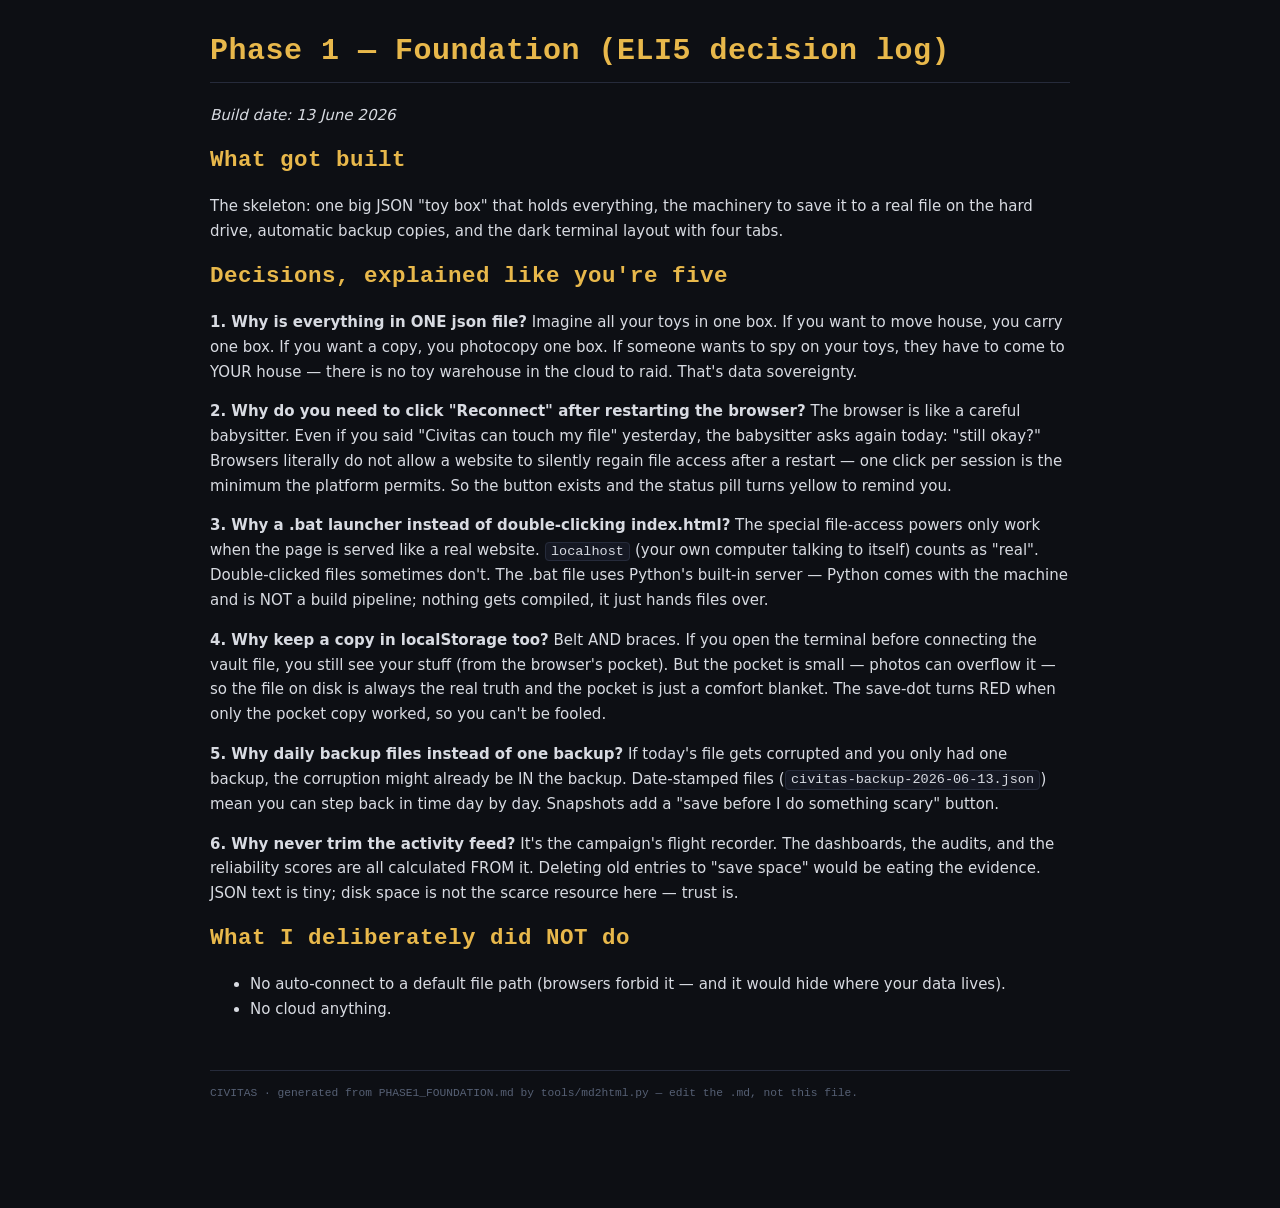
<file: logs/PHASE1_FOUNDATION.html>
<!doctype html>
<html lang="en">
<head>
<meta charset="utf-8">
<meta name="viewport" content="width=device-width, initial-scale=1">
<title>Phase 1 — Foundation (ELI5 decision log)</title>
<style>
 body{max-width:860px;margin:2rem auto;padding:0 1.2rem 4rem;background:#0d0f14;color:#d8dbe2;
      font:15px/1.65 'Segoe UI',system-ui,sans-serif}
 h1,h2,h3,h4{font-family:Consolas,'Courier New',monospace;color:#e8b84b;letter-spacing:.5px;line-height:1.3}
 h1{border-bottom:1px solid #262b3b;padding-bottom:.35em}
 a{color:#7aa6d8} a:hover{color:#e8b84b}
 code{background:#151823;border:1px solid #262b3b;border-radius:4px;padding:.1em .4em;
      font-family:Consolas,monospace;font-size:.9em}
 pre{background:#10131b;border:1px solid #262b3b;border-radius:8px;padding:14px;overflow-x:auto}
 pre code{background:none;border:none;padding:0}
 blockquote{border-left:3px solid #b88d2c;margin-left:0;padding-left:14px;color:#8d96a8}
 table{border-collapse:collapse;margin:1em 0;width:100%}
 th,td{border:1px solid #262b3b;padding:7px 11px;text-align:left}
 th{background:#151823;color:#e8b84b;font-family:Consolas,monospace;font-size:.85em;letter-spacing:1px}
 tr:nth-child(even){background:#11141d}
 hr{border:none;border-top:1px solid #262b3b;margin:2.2rem 0}
 .src{font-size:.75em;color:#566074;border-top:1px solid #262b3b;margin-top:3rem;padding-top:.8rem;
      font-family:Consolas,monospace}
</style>
</head>
<body>
<h1>Phase 1 — Foundation (ELI5 decision log)</h1>
<p><em>Build date: 13 June 2026</em></p>
<h2>What got built</h2>
<p>The skeleton: one big JSON "toy box" that holds everything, the machinery to save it to a real file on the hard drive, automatic backup copies, and the dark terminal layout with four tabs.</p>
<h2>Decisions, explained like you're five</h2>
<p><strong>1. Why is everything in ONE json file?</strong> Imagine all your toys in one box. If you want to move house, you carry one box. If you want a copy, you photocopy one box. If someone wants to spy on your toys, they have to come to YOUR house — there is no toy warehouse in the cloud to raid. That's data sovereignty.</p>
<p><strong>2. Why do you need to click "Reconnect" after restarting the browser?</strong> The browser is like a careful babysitter. Even if you said "Civitas can touch my file" yesterday, the babysitter asks again today: "still okay?" Browsers literally do not allow a website to silently regain file access after a restart — one click per session is the minimum the platform permits. So the button exists and the status pill turns yellow to remind you.</p>
<p><strong>3. Why a .bat launcher instead of double-clicking index.html?</strong> The special file-access powers only work when the page is served like a real website. <code>localhost</code> (your own computer talking to itself) counts as "real". Double-clicked files sometimes don't. The .bat file uses Python's built-in server — Python comes with the machine and is NOT a build pipeline; nothing gets compiled, it just hands files over.</p>
<p><strong>4. Why keep a copy in localStorage too?</strong> Belt AND braces. If you open the terminal before connecting the vault file, you still see your stuff (from the browser's pocket). But the pocket is small — photos can overflow it — so the file on disk is always the real truth and the pocket is just a comfort blanket. The save-dot turns RED when only the pocket copy worked, so you can't be fooled.</p>
<p><strong>5. Why daily backup files instead of one backup?</strong> If today's file gets corrupted and you only had one backup, the corruption might already be IN the backup. Date-stamped files (<code>civitas-backup-2026-06-13.json</code>) mean you can step back in time day by day. Snapshots add a "save before I do something scary" button.</p>
<p><strong>6. Why never trim the activity feed?</strong> It's the campaign's flight recorder. The dashboards, the audits, and the reliability scores are all calculated FROM it. Deleting old entries to "save space" would be eating the evidence. JSON text is tiny; disk space is not the scarce resource here — trust is.</p>
<h2>What I deliberately did NOT do</h2>
<ul>
<li>No auto-connect to a default file path (browsers forbid it — and it would hide where your data lives).</li>
<li>No cloud anything.</li>
</ul>
<p class="src">CIVITAS · generated from PHASE1_FOUNDATION.md by tools/md2html.py — edit the .md, not this file.</p>
</body>
</html>
</file>
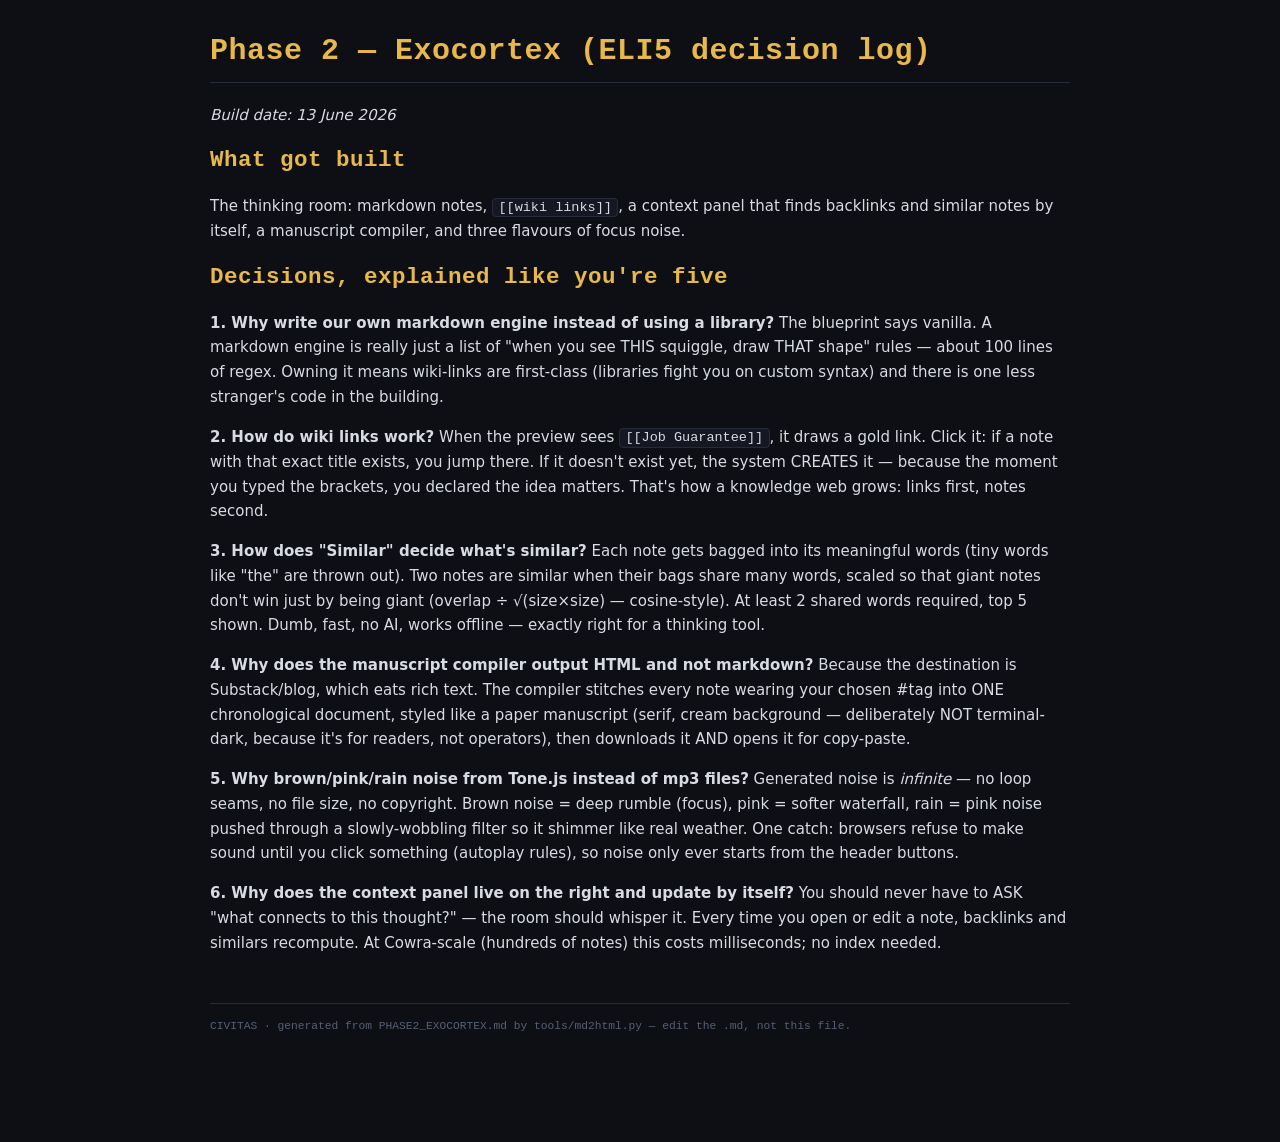
<file: logs/PHASE2_EXOCORTEX.html>
<!doctype html>
<html lang="en">
<head>
<meta charset="utf-8">
<meta name="viewport" content="width=device-width, initial-scale=1">
<title>Phase 2 — Exocortex (ELI5 decision log)</title>
<style>
 body{max-width:860px;margin:2rem auto;padding:0 1.2rem 4rem;background:#0d0f14;color:#d8dbe2;
      font:15px/1.65 'Segoe UI',system-ui,sans-serif}
 h1,h2,h3,h4{font-family:Consolas,'Courier New',monospace;color:#e8b84b;letter-spacing:.5px;line-height:1.3}
 h1{border-bottom:1px solid #262b3b;padding-bottom:.35em}
 a{color:#7aa6d8} a:hover{color:#e8b84b}
 code{background:#151823;border:1px solid #262b3b;border-radius:4px;padding:.1em .4em;
      font-family:Consolas,monospace;font-size:.9em}
 pre{background:#10131b;border:1px solid #262b3b;border-radius:8px;padding:14px;overflow-x:auto}
 pre code{background:none;border:none;padding:0}
 blockquote{border-left:3px solid #b88d2c;margin-left:0;padding-left:14px;color:#8d96a8}
 table{border-collapse:collapse;margin:1em 0;width:100%}
 th,td{border:1px solid #262b3b;padding:7px 11px;text-align:left}
 th{background:#151823;color:#e8b84b;font-family:Consolas,monospace;font-size:.85em;letter-spacing:1px}
 tr:nth-child(even){background:#11141d}
 hr{border:none;border-top:1px solid #262b3b;margin:2.2rem 0}
 .src{font-size:.75em;color:#566074;border-top:1px solid #262b3b;margin-top:3rem;padding-top:.8rem;
      font-family:Consolas,monospace}
</style>
</head>
<body>
<h1>Phase 2 — Exocortex (ELI5 decision log)</h1>
<p><em>Build date: 13 June 2026</em></p>
<h2>What got built</h2>
<p>The thinking room: markdown notes, <code>[[wiki links]]</code>, a context panel that finds backlinks and similar notes by itself, a manuscript compiler, and three flavours of focus noise.</p>
<h2>Decisions, explained like you're five</h2>
<p><strong>1. Why write our own markdown engine instead of using a library?</strong> The blueprint says vanilla. A markdown engine is really just a list of "when you see THIS squiggle, draw THAT shape" rules — about 100 lines of regex. Owning it means wiki-links are first-class (libraries fight you on custom syntax) and there is one less stranger's code in the building.</p>
<p><strong>2. How do wiki links work?</strong> When the preview sees <code>[[Job Guarantee]]</code>, it draws a gold link. Click it: if a note with that exact title exists, you jump there. If it doesn't exist yet, the system CREATES it — because the moment you typed the brackets, you declared the idea matters. That's how a knowledge web grows: links first, notes second.</p>
<p><strong>3. How does "Similar" decide what's similar?</strong> Each note gets bagged into its meaningful words (tiny words like "the" are thrown out). Two notes are similar when their bags share many words, scaled so that giant notes don't win just by being giant (overlap ÷ √(size×size) — cosine-style). At least 2 shared words required, top 5 shown. Dumb, fast, no AI, works offline — exactly right for a thinking tool.</p>
<p><strong>4. Why does the manuscript compiler output HTML and not markdown?</strong> Because the destination is Substack/blog, which eats rich text. The compiler stitches every note wearing your chosen #tag into ONE chronological document, styled like a paper manuscript (serif, cream background — deliberately NOT terminal-dark, because it's for readers, not operators), then downloads it AND opens it for copy-paste.</p>
<p><strong>5. Why brown/pink/rain noise from Tone.js instead of mp3 files?</strong> Generated noise is <em>infinite</em> — no loop seams, no file size, no copyright. Brown noise = deep rumble (focus), pink = softer waterfall, rain = pink noise pushed through a slowly-wobbling filter so it shimmer like real weather. One catch: browsers refuse to make sound until you click something (autoplay rules), so noise only ever starts from the header buttons.</p>
<p><strong>6. Why does the context panel live on the right and update by itself?</strong> You should never have to ASK "what connects to this thought?" — the room should whisper it. Every time you open or edit a note, backlinks and similars recompute. At Cowra-scale (hundreds of notes) this costs milliseconds; no index needed.</p>
<p class="src">CIVITAS · generated from PHASE2_EXOCORTEX.md by tools/md2html.py — edit the .md, not this file.</p>
</body>
</html>
</file>
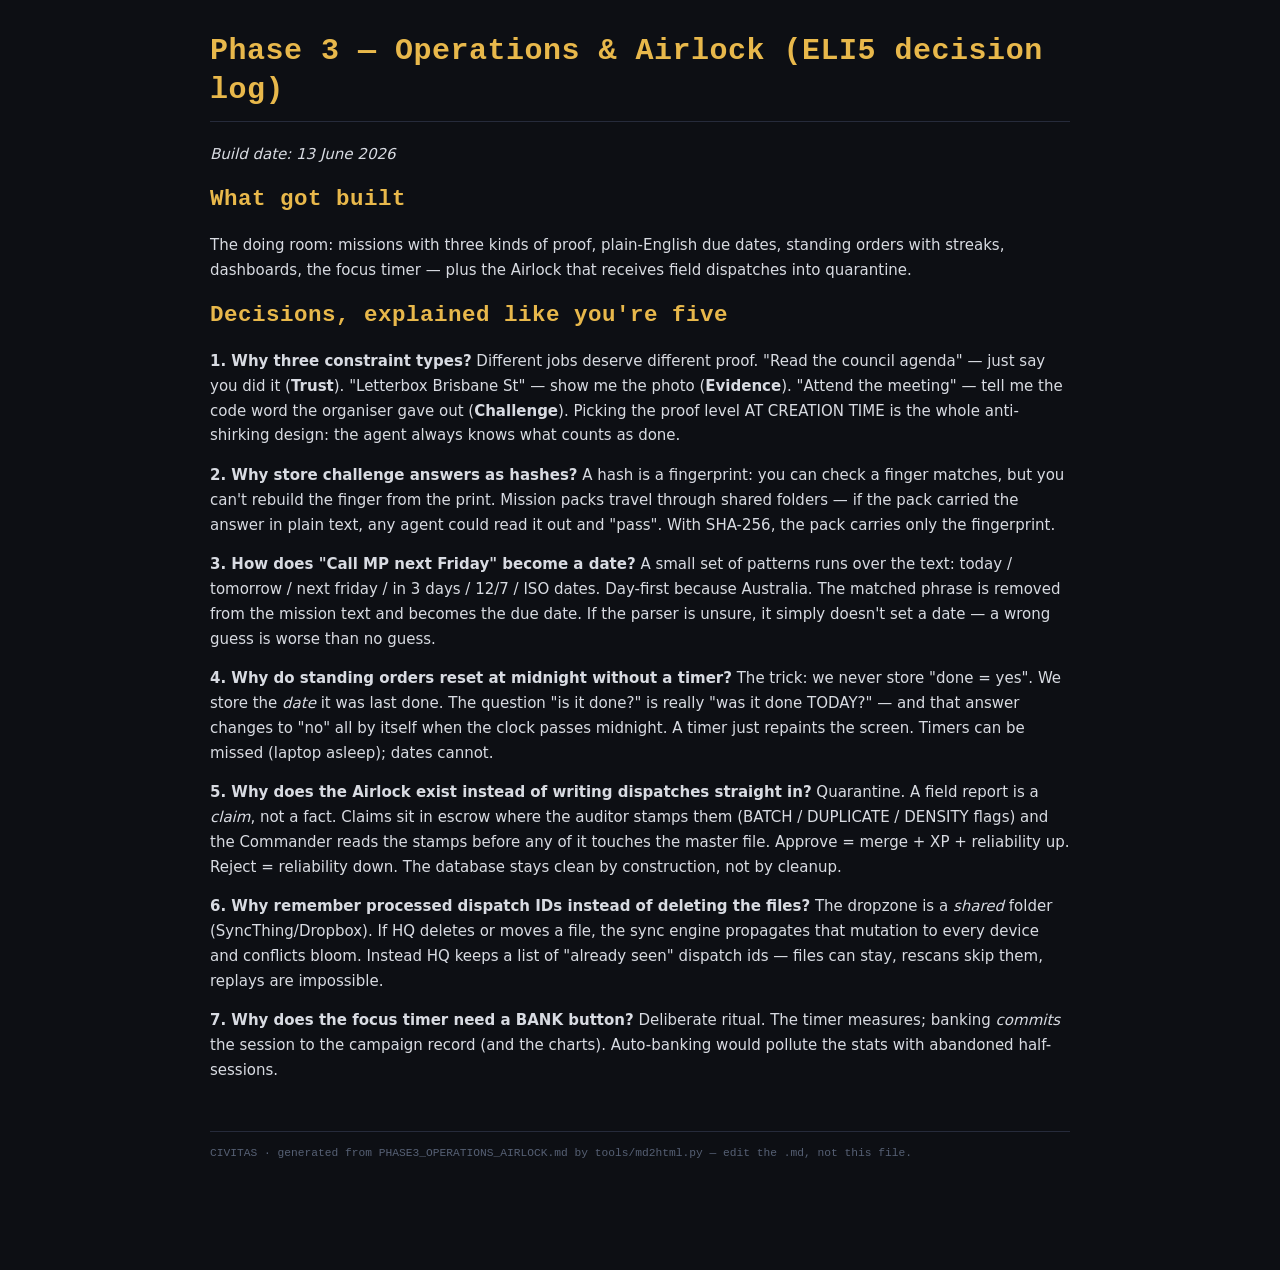
<file: logs/PHASE3_OPERATIONS_AIRLOCK.html>
<!doctype html>
<html lang="en">
<head>
<meta charset="utf-8">
<meta name="viewport" content="width=device-width, initial-scale=1">
<title>Phase 3 — Operations &amp; Airlock (ELI5 decision log)</title>
<style>
 body{max-width:860px;margin:2rem auto;padding:0 1.2rem 4rem;background:#0d0f14;color:#d8dbe2;
      font:15px/1.65 'Segoe UI',system-ui,sans-serif}
 h1,h2,h3,h4{font-family:Consolas,'Courier New',monospace;color:#e8b84b;letter-spacing:.5px;line-height:1.3}
 h1{border-bottom:1px solid #262b3b;padding-bottom:.35em}
 a{color:#7aa6d8} a:hover{color:#e8b84b}
 code{background:#151823;border:1px solid #262b3b;border-radius:4px;padding:.1em .4em;
      font-family:Consolas,monospace;font-size:.9em}
 pre{background:#10131b;border:1px solid #262b3b;border-radius:8px;padding:14px;overflow-x:auto}
 pre code{background:none;border:none;padding:0}
 blockquote{border-left:3px solid #b88d2c;margin-left:0;padding-left:14px;color:#8d96a8}
 table{border-collapse:collapse;margin:1em 0;width:100%}
 th,td{border:1px solid #262b3b;padding:7px 11px;text-align:left}
 th{background:#151823;color:#e8b84b;font-family:Consolas,monospace;font-size:.85em;letter-spacing:1px}
 tr:nth-child(even){background:#11141d}
 hr{border:none;border-top:1px solid #262b3b;margin:2.2rem 0}
 .src{font-size:.75em;color:#566074;border-top:1px solid #262b3b;margin-top:3rem;padding-top:.8rem;
      font-family:Consolas,monospace}
</style>
</head>
<body>
<h1>Phase 3 — Operations &amp; Airlock (ELI5 decision log)</h1>
<p><em>Build date: 13 June 2026</em></p>
<h2>What got built</h2>
<p>The doing room: missions with three kinds of proof, plain-English due dates, standing orders with streaks, dashboards, the focus timer — plus the Airlock that receives field dispatches into quarantine.</p>
<h2>Decisions, explained like you're five</h2>
<p><strong>1. Why three constraint types?</strong> Different jobs deserve different proof. "Read the council agenda" — just say you did it (<strong>Trust</strong>). "Letterbox Brisbane St" — show me the photo (<strong>Evidence</strong>). "Attend the meeting" — tell me the code word the organiser gave out (<strong>Challenge</strong>). Picking the proof level AT CREATION TIME is the whole anti-shirking design: the agent always knows what counts as done.</p>
<p><strong>2. Why store challenge answers as hashes?</strong> A hash is a fingerprint: you can check a finger matches, but you can't rebuild the finger from the print. Mission packs travel through shared folders — if the pack carried the answer in plain text, any agent could read it out and "pass". With SHA-256, the pack carries only the fingerprint.</p>
<p><strong>3. How does "Call MP next Friday" become a date?</strong> A small set of patterns runs over the text: today / tomorrow / next friday / in 3 days / 12/7 / ISO dates. Day-first because Australia. The matched phrase is removed from the mission text and becomes the due date. If the parser is unsure, it simply doesn't set a date — a wrong guess is worse than no guess.</p>
<p><strong>4. Why do standing orders reset at midnight without a timer?</strong> The trick: we never store "done = yes". We store the <em>date</em> it was last done. The question "is it done?" is really "was it done TODAY?" — and that answer changes to "no" all by itself when the clock passes midnight. A timer just repaints the screen. Timers can be missed (laptop asleep); dates cannot.</p>
<p><strong>5. Why does the Airlock exist instead of writing dispatches straight in?</strong> Quarantine. A field report is a <em>claim</em>, not a fact. Claims sit in escrow where the auditor stamps them (BATCH / DUPLICATE / DENSITY flags) and the Commander reads the stamps before any of it touches the master file. Approve = merge + XP + reliability up. Reject = reliability down. The database stays clean by construction, not by cleanup.</p>
<p><strong>6. Why remember processed dispatch IDs instead of deleting the files?</strong> The dropzone is a <em>shared</em> folder (SyncThing/Dropbox). If HQ deletes or moves a file, the sync engine propagates that mutation to every device and conflicts bloom. Instead HQ keeps a list of "already seen" dispatch ids — files can stay, rescans skip them, replays are impossible.</p>
<p><strong>7. Why does the focus timer need a BANK button?</strong> Deliberate ritual. The timer measures; banking <em>commits</em> the session to the campaign record (and the charts). Auto-banking would pollute the stats with abandoned half-sessions.</p>
<p class="src">CIVITAS · generated from PHASE3_OPERATIONS_AIRLOCK.md by tools/md2html.py — edit the .md, not this file.</p>
</body>
</html>
</file>
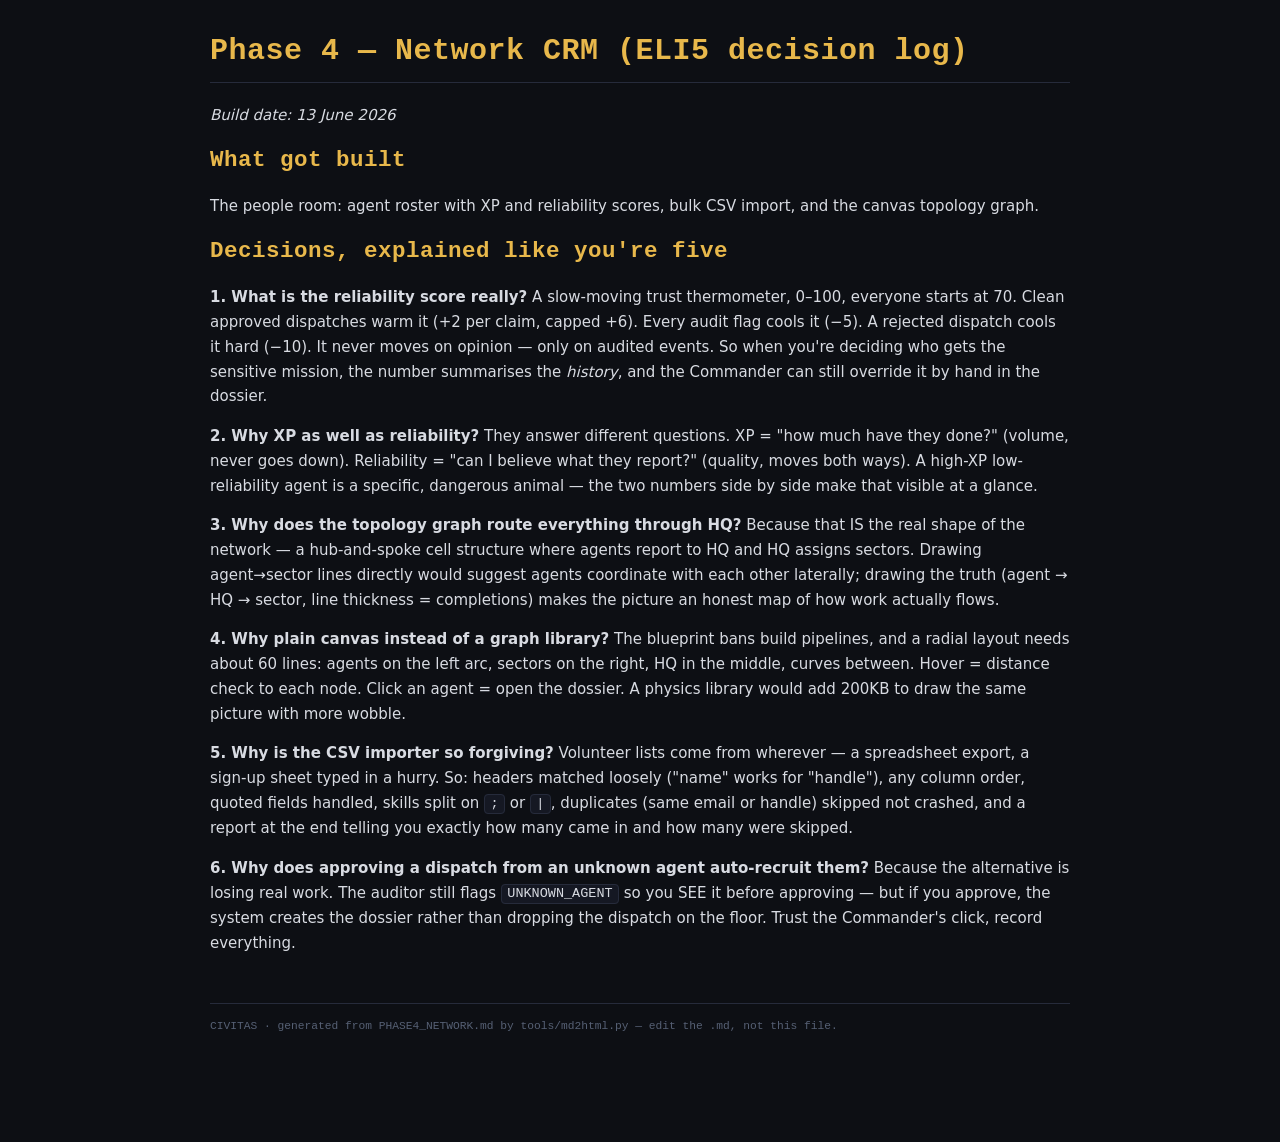
<file: logs/PHASE4_NETWORK.html>
<!doctype html>
<html lang="en">
<head>
<meta charset="utf-8">
<meta name="viewport" content="width=device-width, initial-scale=1">
<title>Phase 4 — Network CRM (ELI5 decision log)</title>
<style>
 body{max-width:860px;margin:2rem auto;padding:0 1.2rem 4rem;background:#0d0f14;color:#d8dbe2;
      font:15px/1.65 'Segoe UI',system-ui,sans-serif}
 h1,h2,h3,h4{font-family:Consolas,'Courier New',monospace;color:#e8b84b;letter-spacing:.5px;line-height:1.3}
 h1{border-bottom:1px solid #262b3b;padding-bottom:.35em}
 a{color:#7aa6d8} a:hover{color:#e8b84b}
 code{background:#151823;border:1px solid #262b3b;border-radius:4px;padding:.1em .4em;
      font-family:Consolas,monospace;font-size:.9em}
 pre{background:#10131b;border:1px solid #262b3b;border-radius:8px;padding:14px;overflow-x:auto}
 pre code{background:none;border:none;padding:0}
 blockquote{border-left:3px solid #b88d2c;margin-left:0;padding-left:14px;color:#8d96a8}
 table{border-collapse:collapse;margin:1em 0;width:100%}
 th,td{border:1px solid #262b3b;padding:7px 11px;text-align:left}
 th{background:#151823;color:#e8b84b;font-family:Consolas,monospace;font-size:.85em;letter-spacing:1px}
 tr:nth-child(even){background:#11141d}
 hr{border:none;border-top:1px solid #262b3b;margin:2.2rem 0}
 .src{font-size:.75em;color:#566074;border-top:1px solid #262b3b;margin-top:3rem;padding-top:.8rem;
      font-family:Consolas,monospace}
</style>
</head>
<body>
<h1>Phase 4 — Network CRM (ELI5 decision log)</h1>
<p><em>Build date: 13 June 2026</em></p>
<h2>What got built</h2>
<p>The people room: agent roster with XP and reliability scores, bulk CSV import, and the canvas topology graph.</p>
<h2>Decisions, explained like you're five</h2>
<p><strong>1. What is the reliability score really?</strong> A slow-moving trust thermometer, 0–100, everyone starts at 70. Clean approved dispatches warm it (+2 per claim, capped +6). Every audit flag cools it (−5). A rejected dispatch cools it hard (−10). It never moves on opinion — only on audited events. So when you're deciding who gets the sensitive mission, the number summarises the <em>history</em>, and the Commander can still override it by hand in the dossier.</p>
<p><strong>2. Why XP as well as reliability?</strong> They answer different questions. XP = "how much have they done?" (volume, never goes down). Reliability = "can I believe what they report?" (quality, moves both ways). A high-XP low-reliability agent is a specific, dangerous animal — the two numbers side by side make that visible at a glance.</p>
<p><strong>3. Why does the topology graph route everything through HQ?</strong> Because that IS the real shape of the network — a hub-and-spoke cell structure where agents report to HQ and HQ assigns sectors. Drawing agent→sector lines directly would suggest agents coordinate with each other laterally; drawing the truth (agent → HQ → sector, line thickness = completions) makes the picture an honest map of how work actually flows.</p>
<p><strong>4. Why plain canvas instead of a graph library?</strong> The blueprint bans build pipelines, and a radial layout needs about 60 lines: agents on the left arc, sectors on the right, HQ in the middle, curves between. Hover = distance check to each node. Click an agent = open the dossier. A physics library would add 200KB to draw the same picture with more wobble.</p>
<p><strong>5. Why is the CSV importer so forgiving?</strong> Volunteer lists come from wherever — a spreadsheet export, a sign-up sheet typed in a hurry. So: headers matched loosely ("name" works for "handle"), any column order, quoted fields handled, skills split on <code>;</code> or <code>|</code>, duplicates (same email or handle) skipped not crashed, and a report at the end telling you exactly how many came in and how many were skipped.</p>
<p><strong>6. Why does approving a dispatch from an unknown agent auto-recruit them?</strong> Because the alternative is losing real work. The auditor still flags <code>UNKNOWN_AGENT</code> so you SEE it before approving — but if you approve, the system creates the dossier rather than dropping the dispatch on the floor. Trust the Commander's click, record everything.</p>
<p class="src">CIVITAS · generated from PHASE4_NETWORK.md by tools/md2html.py — edit the .md, not this file.</p>
</body>
</html>
</file>
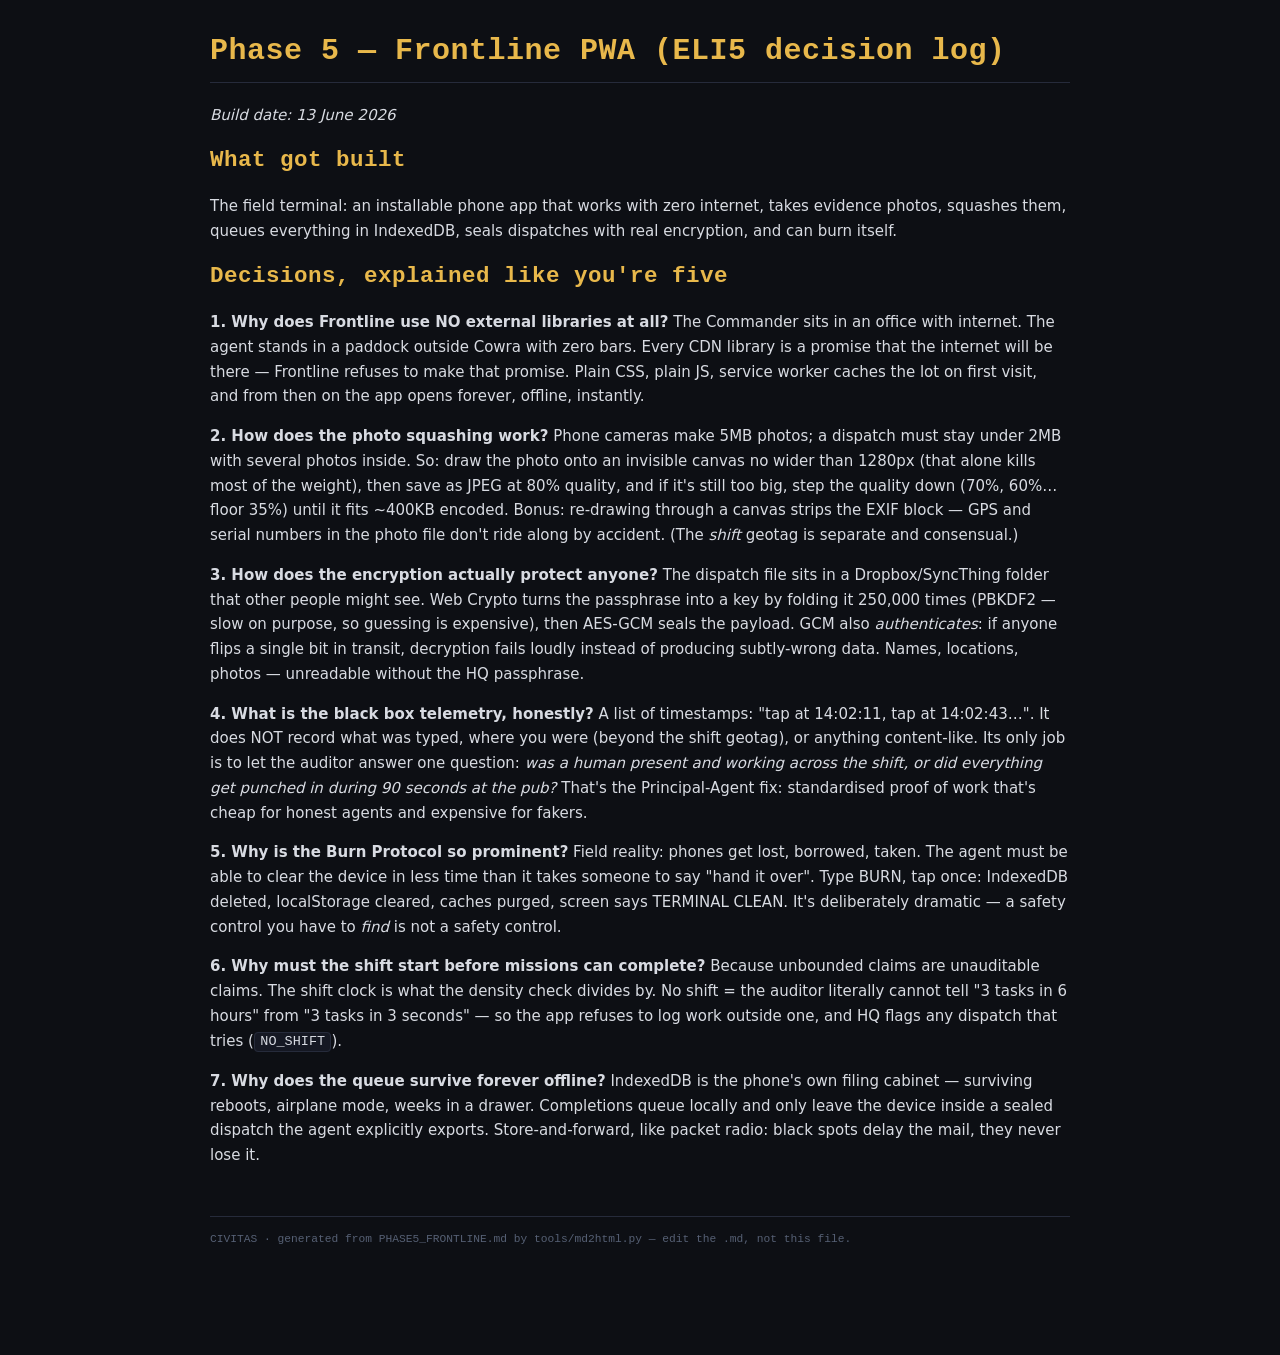
<file: logs/PHASE5_FRONTLINE.html>
<!doctype html>
<html lang="en">
<head>
<meta charset="utf-8">
<meta name="viewport" content="width=device-width, initial-scale=1">
<title>Phase 5 — Frontline PWA (ELI5 decision log)</title>
<style>
 body{max-width:860px;margin:2rem auto;padding:0 1.2rem 4rem;background:#0d0f14;color:#d8dbe2;
      font:15px/1.65 'Segoe UI',system-ui,sans-serif}
 h1,h2,h3,h4{font-family:Consolas,'Courier New',monospace;color:#e8b84b;letter-spacing:.5px;line-height:1.3}
 h1{border-bottom:1px solid #262b3b;padding-bottom:.35em}
 a{color:#7aa6d8} a:hover{color:#e8b84b}
 code{background:#151823;border:1px solid #262b3b;border-radius:4px;padding:.1em .4em;
      font-family:Consolas,monospace;font-size:.9em}
 pre{background:#10131b;border:1px solid #262b3b;border-radius:8px;padding:14px;overflow-x:auto}
 pre code{background:none;border:none;padding:0}
 blockquote{border-left:3px solid #b88d2c;margin-left:0;padding-left:14px;color:#8d96a8}
 table{border-collapse:collapse;margin:1em 0;width:100%}
 th,td{border:1px solid #262b3b;padding:7px 11px;text-align:left}
 th{background:#151823;color:#e8b84b;font-family:Consolas,monospace;font-size:.85em;letter-spacing:1px}
 tr:nth-child(even){background:#11141d}
 hr{border:none;border-top:1px solid #262b3b;margin:2.2rem 0}
 .src{font-size:.75em;color:#566074;border-top:1px solid #262b3b;margin-top:3rem;padding-top:.8rem;
      font-family:Consolas,monospace}
</style>
</head>
<body>
<h1>Phase 5 — Frontline PWA (ELI5 decision log)</h1>
<p><em>Build date: 13 June 2026</em></p>
<h2>What got built</h2>
<p>The field terminal: an installable phone app that works with zero internet, takes evidence photos, squashes them, queues everything in IndexedDB, seals dispatches with real encryption, and can burn itself.</p>
<h2>Decisions, explained like you're five</h2>
<p><strong>1. Why does Frontline use NO external libraries at all?</strong> The Commander sits in an office with internet. The agent stands in a paddock outside Cowra with zero bars. Every CDN library is a promise that the internet will be there — Frontline refuses to make that promise. Plain CSS, plain JS, service worker caches the lot on first visit, and from then on the app opens forever, offline, instantly.</p>
<p><strong>2. How does the photo squashing work?</strong> Phone cameras make 5MB photos; a dispatch must stay under 2MB with several photos inside. So: draw the photo onto an invisible canvas no wider than 1280px (that alone kills most of the weight), then save as JPEG at 80% quality, and if it's still too big, step the quality down (70%, 60%… floor 35%) until it fits ~400KB encoded. Bonus: re-drawing through a canvas strips the EXIF block — GPS and serial numbers in the photo file don't ride along by accident. (The <em>shift</em> geotag is separate and consensual.)</p>
<p><strong>3. How does the encryption actually protect anyone?</strong> The dispatch file sits in a Dropbox/SyncThing folder that other people might see. Web Crypto turns the passphrase into a key by folding it 250,000 times (PBKDF2 — slow on purpose, so guessing is expensive), then AES-GCM seals the payload. GCM also <em>authenticates</em>: if anyone flips a single bit in transit, decryption fails loudly instead of producing subtly-wrong data. Names, locations, photos — unreadable without the HQ passphrase.</p>
<p><strong>4. What is the black box telemetry, honestly?</strong> A list of timestamps: "tap at 14:02:11, tap at 14:02:43…". It does NOT record what was typed, where you were (beyond the shift geotag), or anything content-like. Its only job is to let the auditor answer one question: <em>was a human present and working across the shift, or did everything get punched in during 90 seconds at the pub?</em> That's the Principal-Agent fix: standardised proof of work that's cheap for honest agents and expensive for fakers.</p>
<p><strong>5. Why is the Burn Protocol so prominent?</strong> Field reality: phones get lost, borrowed, taken. The agent must be able to clear the device in less time than it takes someone to say "hand it over". Type BURN, tap once: IndexedDB deleted, localStorage cleared, caches purged, screen says TERMINAL CLEAN. It's deliberately dramatic — a safety control you have to <em>find</em> is not a safety control.</p>
<p><strong>6. Why must the shift start before missions can complete?</strong> Because unbounded claims are unauditable claims. The shift clock is what the density check divides by. No shift = the auditor literally cannot tell "3 tasks in 6 hours" from "3 tasks in 3 seconds" — so the app refuses to log work outside one, and HQ flags any dispatch that tries (<code>NO_SHIFT</code>).</p>
<p><strong>7. Why does the queue survive forever offline?</strong> IndexedDB is the phone's own filing cabinet — surviving reboots, airplane mode, weeks in a drawer. Completions queue locally and only leave the device inside a sealed dispatch the agent explicitly exports. Store-and-forward, like packet radio: black spots delay the mail, they never lose it.</p>
<p class="src">CIVITAS · generated from PHASE5_FRONTLINE.md by tools/md2html.py — edit the .md, not this file.</p>
</body>
</html>
</file>
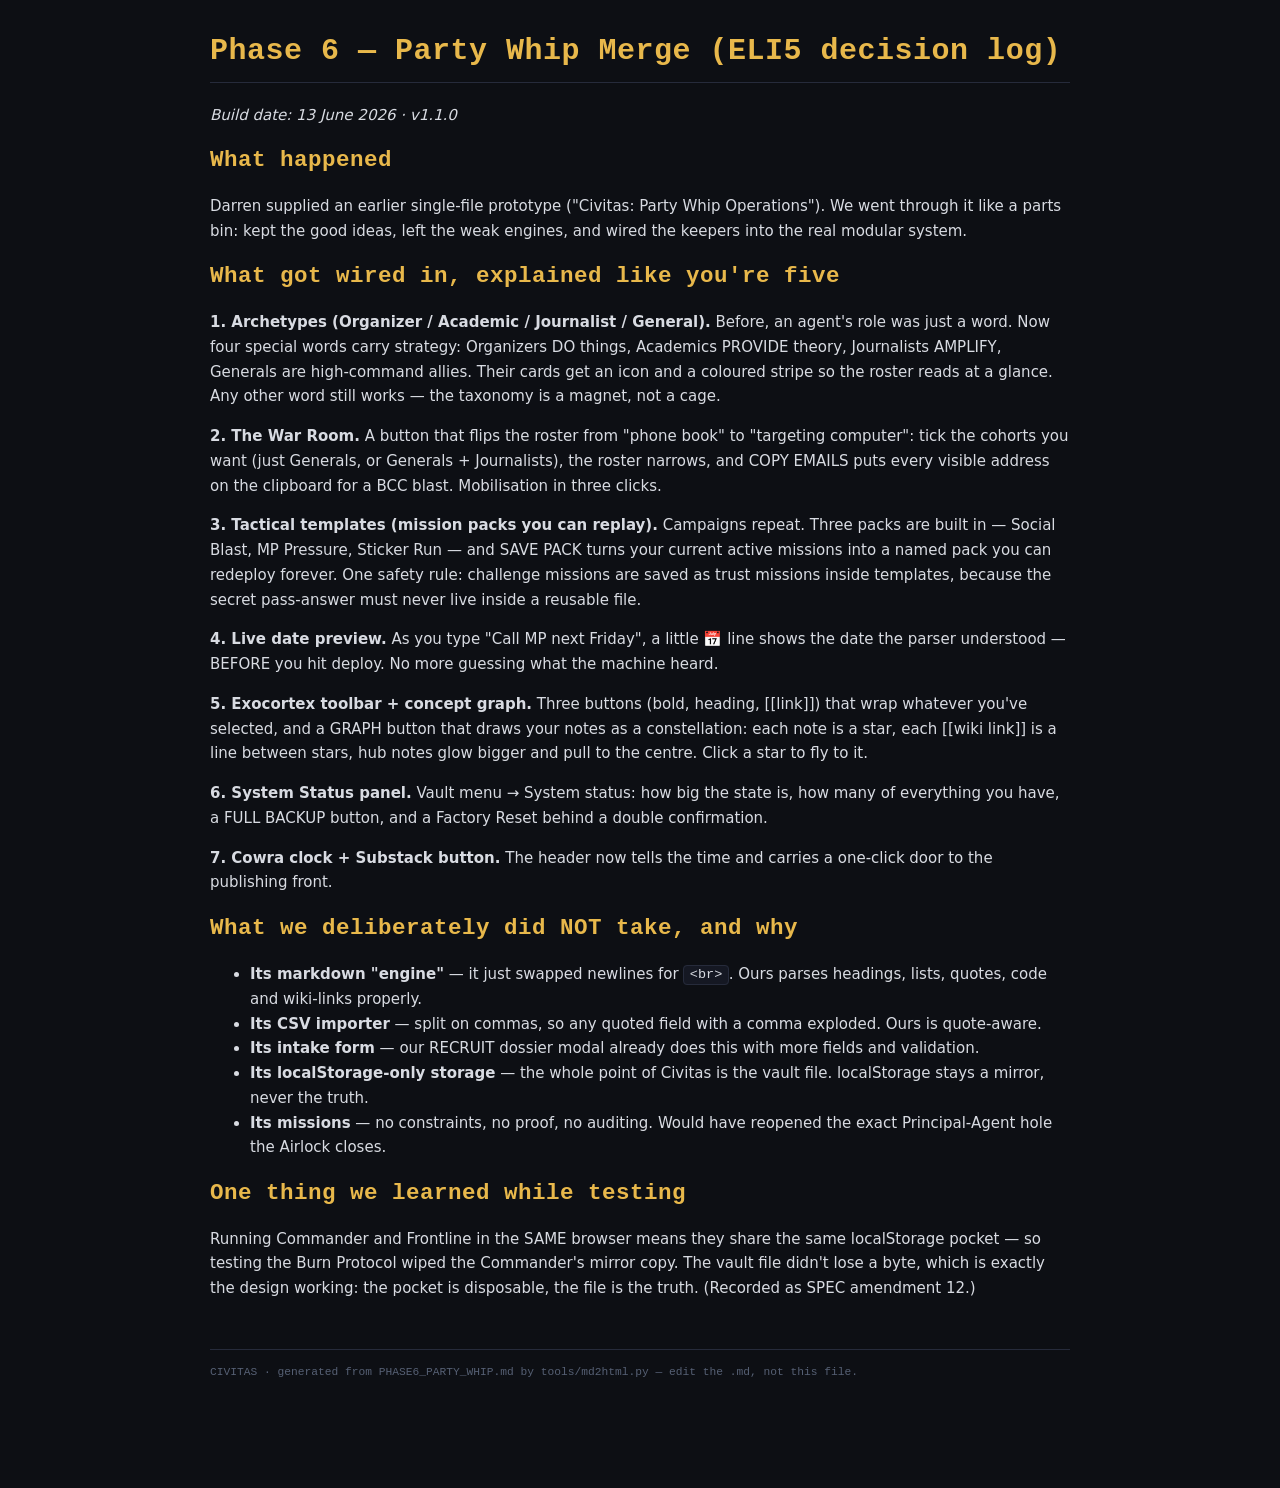
<file: logs/PHASE6_PARTY_WHIP.html>
<!doctype html>
<html lang="en">
<head>
<meta charset="utf-8">
<meta name="viewport" content="width=device-width, initial-scale=1">
<title>Phase 6 — Party Whip Merge (ELI5 decision log)</title>
<style>
 body{max-width:860px;margin:2rem auto;padding:0 1.2rem 4rem;background:#0d0f14;color:#d8dbe2;
      font:15px/1.65 'Segoe UI',system-ui,sans-serif}
 h1,h2,h3,h4{font-family:Consolas,'Courier New',monospace;color:#e8b84b;letter-spacing:.5px;line-height:1.3}
 h1{border-bottom:1px solid #262b3b;padding-bottom:.35em}
 a{color:#7aa6d8} a:hover{color:#e8b84b}
 code{background:#151823;border:1px solid #262b3b;border-radius:4px;padding:.1em .4em;
      font-family:Consolas,monospace;font-size:.9em}
 pre{background:#10131b;border:1px solid #262b3b;border-radius:8px;padding:14px;overflow-x:auto}
 pre code{background:none;border:none;padding:0}
 blockquote{border-left:3px solid #b88d2c;margin-left:0;padding-left:14px;color:#8d96a8}
 table{border-collapse:collapse;margin:1em 0;width:100%}
 th,td{border:1px solid #262b3b;padding:7px 11px;text-align:left}
 th{background:#151823;color:#e8b84b;font-family:Consolas,monospace;font-size:.85em;letter-spacing:1px}
 tr:nth-child(even){background:#11141d}
 hr{border:none;border-top:1px solid #262b3b;margin:2.2rem 0}
 .src{font-size:.75em;color:#566074;border-top:1px solid #262b3b;margin-top:3rem;padding-top:.8rem;
      font-family:Consolas,monospace}
</style>
</head>
<body>
<h1>Phase 6 — Party Whip Merge (ELI5 decision log)</h1>
<p><em>Build date: 13 June 2026 · v1.1.0</em></p>
<h2>What happened</h2>
<p>Darren supplied an earlier single-file prototype ("Civitas: Party Whip Operations"). We went through it like a parts bin: kept the good ideas, left the weak engines, and wired the keepers into the real modular system.</p>
<h2>What got wired in, explained like you're five</h2>
<p><strong>1. Archetypes (Organizer / Academic / Journalist / General).</strong> Before, an agent's role was just a word. Now four special words carry strategy: Organizers DO things, Academics PROVIDE theory, Journalists AMPLIFY, Generals are high-command allies. Their cards get an icon and a coloured stripe so the roster reads at a glance. Any other word still works — the taxonomy is a magnet, not a cage.</p>
<p><strong>2. The War Room.</strong> A button that flips the roster from "phone book" to "targeting computer": tick the cohorts you want (just Generals, or Generals + Journalists), the roster narrows, and COPY EMAILS puts every visible address on the clipboard for a BCC blast. Mobilisation in three clicks.</p>
<p><strong>3. Tactical templates (mission packs you can replay).</strong> Campaigns repeat. Three packs are built in — Social Blast, MP Pressure, Sticker Run — and SAVE PACK turns your current active missions into a named pack you can redeploy forever. One safety rule: challenge missions are saved as trust missions inside templates, because the secret pass-answer must never live inside a reusable file.</p>
<p><strong>4. Live date preview.</strong> As you type "Call MP next Friday", a little 📅 line shows the date the parser understood — BEFORE you hit deploy. No more guessing what the machine heard.</p>
<p><strong>5. Exocortex toolbar + concept graph.</strong> Three buttons (bold, heading, [[link]]) that wrap whatever you've selected, and a GRAPH button that draws your notes as a constellation: each note is a star, each [[wiki link]] is a line between stars, hub notes glow bigger and pull to the centre. Click a star to fly to it.</p>
<p><strong>6. System Status panel.</strong> Vault menu → System status: how big the state is, how many of everything you have, a FULL BACKUP button, and a Factory Reset behind a double confirmation.</p>
<p><strong>7. Cowra clock + Substack button.</strong> The header now tells the time and carries a one-click door to the publishing front.</p>
<h2>What we deliberately did NOT take, and why</h2>
<ul>
<li><strong>Its markdown "engine"</strong> — it just swapped newlines for <code>&lt;br&gt;</code>. Ours parses headings, lists, quotes, code and wiki-links properly.</li>
<li><strong>Its CSV importer</strong> — split on commas, so any quoted field with a comma exploded. Ours is quote-aware.</li>
<li><strong>Its intake form</strong> — our RECRUIT dossier modal already does this with more fields and validation.</li>
<li><strong>Its localStorage-only storage</strong> — the whole point of Civitas is the vault file. localStorage stays a mirror, never the truth.</li>
<li><strong>Its missions</strong> — no constraints, no proof, no auditing. Would have reopened the exact Principal-Agent hole the Airlock closes.</li>
</ul>
<h2>One thing we learned while testing</h2>
<p>Running Commander and Frontline in the SAME browser means they share the same localStorage pocket — so testing the Burn Protocol wiped the Commander's mirror copy. The vault file didn't lose a byte, which is exactly the design working: the pocket is disposable, the file is the truth. (Recorded as SPEC amendment 12.)</p>
<p class="src">CIVITAS · generated from PHASE6_PARTY_WHIP.md by tools/md2html.py — edit the .md, not this file.</p>
</body>
</html>
</file>
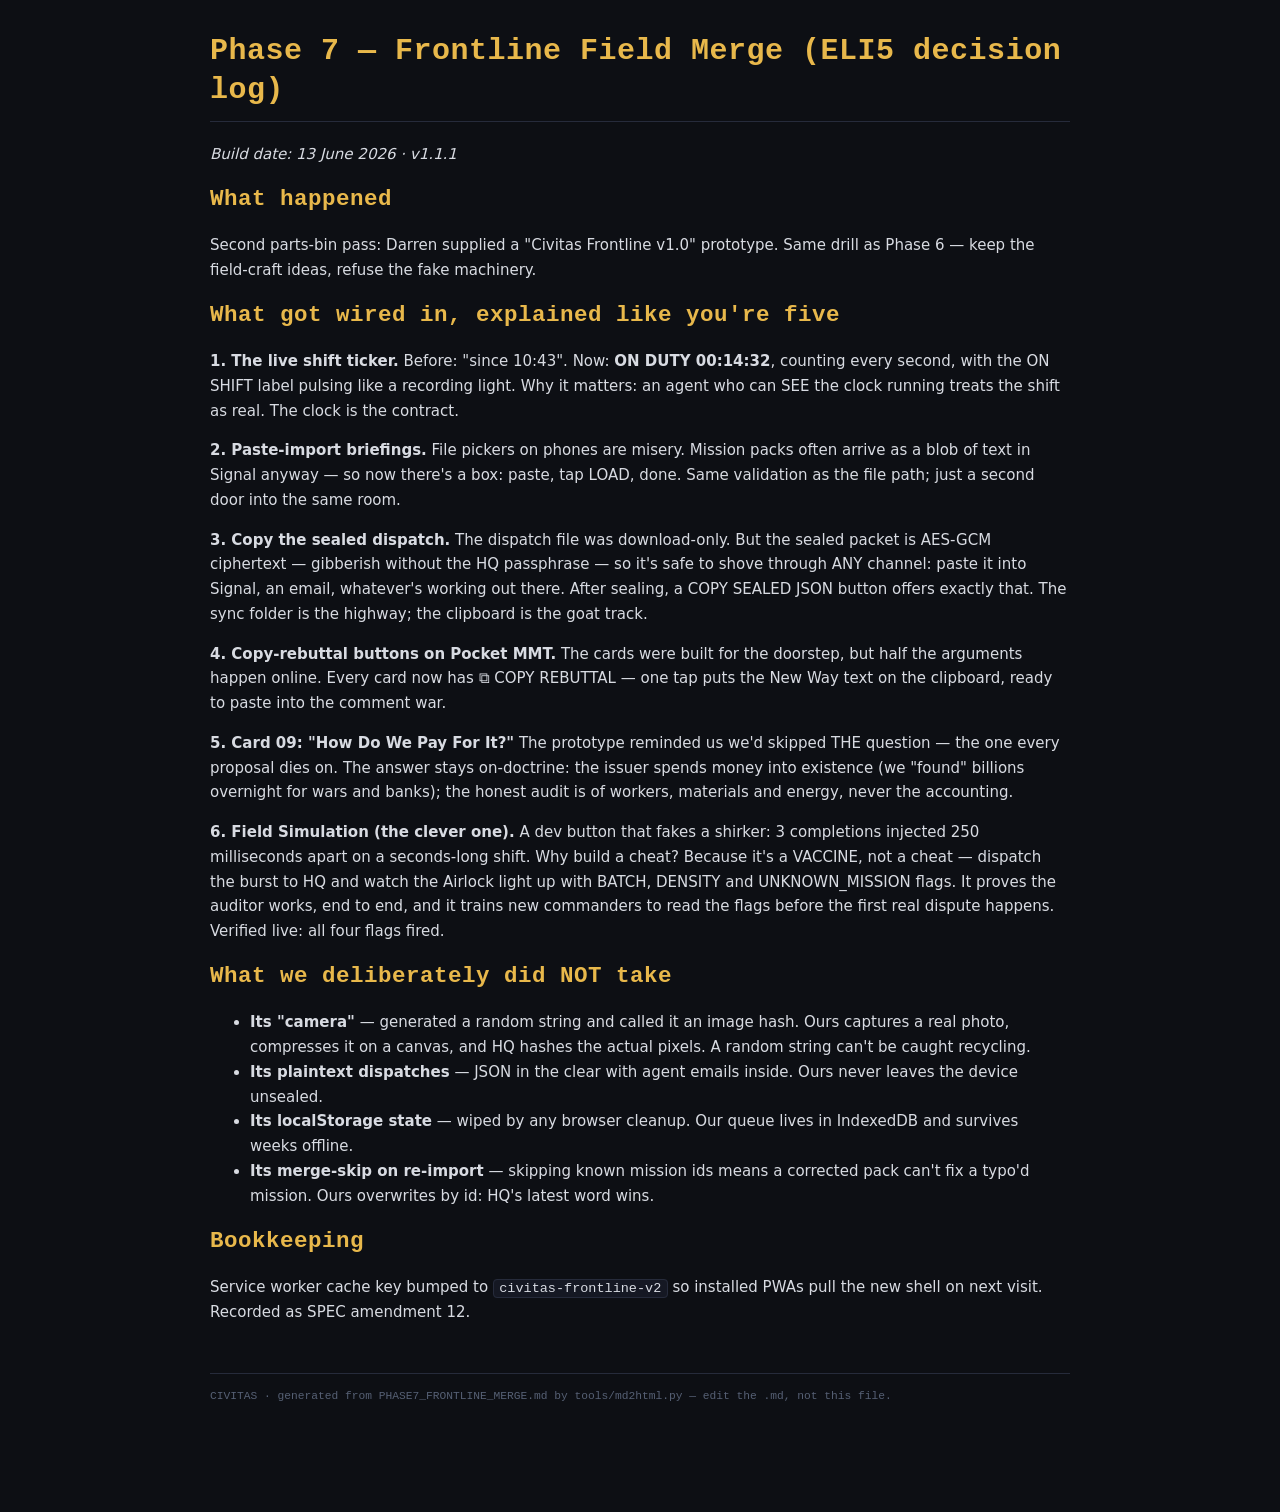
<file: logs/PHASE7_FRONTLINE_MERGE.html>
<!doctype html>
<html lang="en">
<head>
<meta charset="utf-8">
<meta name="viewport" content="width=device-width, initial-scale=1">
<title>Phase 7 — Frontline Field Merge (ELI5 decision log)</title>
<style>
 body{max-width:860px;margin:2rem auto;padding:0 1.2rem 4rem;background:#0d0f14;color:#d8dbe2;
      font:15px/1.65 'Segoe UI',system-ui,sans-serif}
 h1,h2,h3,h4{font-family:Consolas,'Courier New',monospace;color:#e8b84b;letter-spacing:.5px;line-height:1.3}
 h1{border-bottom:1px solid #262b3b;padding-bottom:.35em}
 a{color:#7aa6d8} a:hover{color:#e8b84b}
 code{background:#151823;border:1px solid #262b3b;border-radius:4px;padding:.1em .4em;
      font-family:Consolas,monospace;font-size:.9em}
 pre{background:#10131b;border:1px solid #262b3b;border-radius:8px;padding:14px;overflow-x:auto}
 pre code{background:none;border:none;padding:0}
 blockquote{border-left:3px solid #b88d2c;margin-left:0;padding-left:14px;color:#8d96a8}
 table{border-collapse:collapse;margin:1em 0;width:100%}
 th,td{border:1px solid #262b3b;padding:7px 11px;text-align:left}
 th{background:#151823;color:#e8b84b;font-family:Consolas,monospace;font-size:.85em;letter-spacing:1px}
 tr:nth-child(even){background:#11141d}
 hr{border:none;border-top:1px solid #262b3b;margin:2.2rem 0}
 .src{font-size:.75em;color:#566074;border-top:1px solid #262b3b;margin-top:3rem;padding-top:.8rem;
      font-family:Consolas,monospace}
</style>
</head>
<body>
<h1>Phase 7 — Frontline Field Merge (ELI5 decision log)</h1>
<p><em>Build date: 13 June 2026 · v1.1.1</em></p>
<h2>What happened</h2>
<p>Second parts-bin pass: Darren supplied a "Civitas Frontline v1.0" prototype. Same drill as Phase 6 — keep the field-craft ideas, refuse the fake machinery.</p>
<h2>What got wired in, explained like you're five</h2>
<p><strong>1. The live shift ticker.</strong> Before: "since 10:43". Now: <strong>ON DUTY 00:14:32</strong>, counting every second, with the ON SHIFT label pulsing like a recording light. Why it matters: an agent who can SEE the clock running treats the shift as real. The clock is the contract.</p>
<p><strong>2. Paste-import briefings.</strong> File pickers on phones are misery. Mission packs often arrive as a blob of text in Signal anyway — so now there's a box: paste, tap LOAD, done. Same validation as the file path; just a second door into the same room.</p>
<p><strong>3. Copy the sealed dispatch.</strong> The dispatch file was download-only. But the sealed packet is AES-GCM ciphertext — gibberish without the HQ passphrase — so it's safe to shove through ANY channel: paste it into Signal, an email, whatever's working out there. After sealing, a COPY SEALED JSON button offers exactly that. The sync folder is the highway; the clipboard is the goat track.</p>
<p><strong>4. Copy-rebuttal buttons on Pocket MMT.</strong> The cards were built for the doorstep, but half the arguments happen online. Every card now has ⧉ COPY REBUTTAL — one tap puts the New Way text on the clipboard, ready to paste into the comment war.</p>
<p><strong>5. Card 09: "How Do We Pay For It?"</strong> The prototype reminded us we'd skipped THE question — the one every proposal dies on. The answer stays on-doctrine: the issuer spends money into existence (we "found" billions overnight for wars and banks); the honest audit is of workers, materials and energy, never the accounting.</p>
<p><strong>6. Field Simulation (the clever one).</strong> A dev button that fakes a shirker: 3 completions injected 250 milliseconds apart on a seconds-long shift. Why build a cheat? Because it's a VACCINE, not a cheat — dispatch the burst to HQ and watch the Airlock light up with BATCH, DENSITY and UNKNOWN_MISSION flags. It proves the auditor works, end to end, and it trains new commanders to read the flags before the first real dispute happens. Verified live: all four flags fired.</p>
<h2>What we deliberately did NOT take</h2>
<ul>
<li><strong>Its "camera"</strong> — generated a random string and called it an image hash. Ours captures a real photo, compresses it on a canvas, and HQ hashes the actual pixels. A random string can't be caught recycling.</li>
<li><strong>Its plaintext dispatches</strong> — JSON in the clear with agent emails inside. Ours never leaves the device unsealed.</li>
<li><strong>Its localStorage state</strong> — wiped by any browser cleanup. Our queue lives in IndexedDB and survives weeks offline.</li>
<li><strong>Its merge-skip on re-import</strong> — skipping known mission ids means a corrected pack can't fix a typo'd mission. Ours overwrites by id: HQ's latest word wins.</li>
</ul>
<h2>Bookkeeping</h2>
<p>Service worker cache key bumped to <code>civitas-frontline-v2</code> so installed PWAs pull the new shell on next visit. Recorded as SPEC amendment 12.</p>
<p class="src">CIVITAS · generated from PHASE7_FRONTLINE_MERGE.md by tools/md2html.py — edit the .md, not this file.</p>
</body>
</html>
</file>
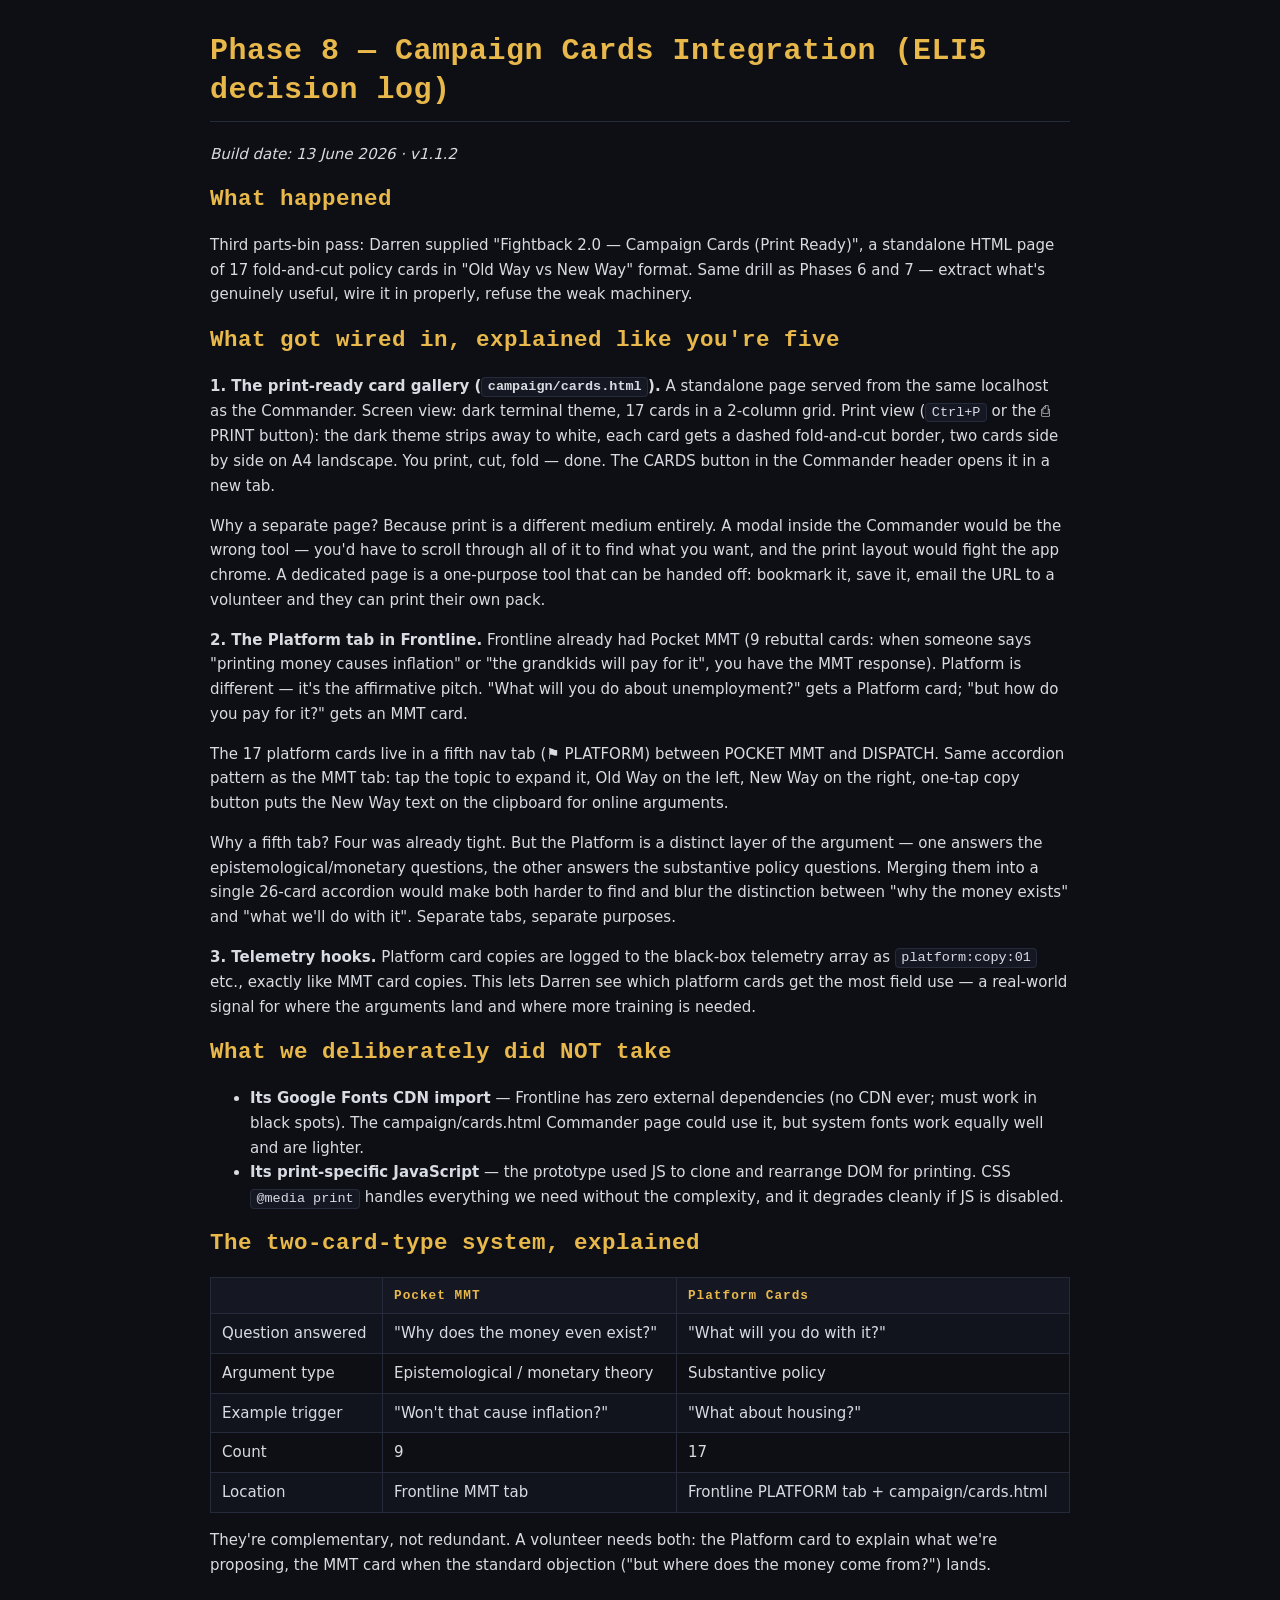
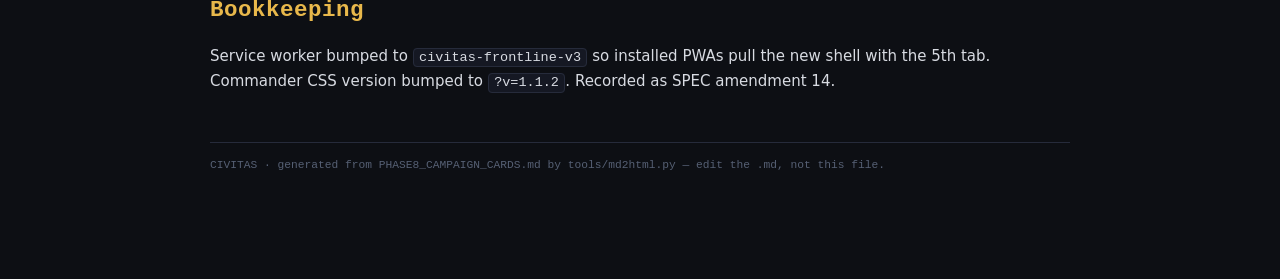
<file: logs/PHASE8_CAMPAIGN_CARDS.html>
<!doctype html>
<html lang="en">
<head>
<meta charset="utf-8">
<meta name="viewport" content="width=device-width, initial-scale=1">
<title>Phase 8 — Campaign Cards Integration (ELI5 decision log)</title>
<style>
 body{max-width:860px;margin:2rem auto;padding:0 1.2rem 4rem;background:#0d0f14;color:#d8dbe2;
      font:15px/1.65 'Segoe UI',system-ui,sans-serif}
 h1,h2,h3,h4{font-family:Consolas,'Courier New',monospace;color:#e8b84b;letter-spacing:.5px;line-height:1.3}
 h1{border-bottom:1px solid #262b3b;padding-bottom:.35em}
 a{color:#7aa6d8} a:hover{color:#e8b84b}
 code{background:#151823;border:1px solid #262b3b;border-radius:4px;padding:.1em .4em;
      font-family:Consolas,monospace;font-size:.9em}
 pre{background:#10131b;border:1px solid #262b3b;border-radius:8px;padding:14px;overflow-x:auto}
 pre code{background:none;border:none;padding:0}
 blockquote{border-left:3px solid #b88d2c;margin-left:0;padding-left:14px;color:#8d96a8}
 table{border-collapse:collapse;margin:1em 0;width:100%}
 th,td{border:1px solid #262b3b;padding:7px 11px;text-align:left}
 th{background:#151823;color:#e8b84b;font-family:Consolas,monospace;font-size:.85em;letter-spacing:1px}
 tr:nth-child(even){background:#11141d}
 hr{border:none;border-top:1px solid #262b3b;margin:2.2rem 0}
 .src{font-size:.75em;color:#566074;border-top:1px solid #262b3b;margin-top:3rem;padding-top:.8rem;
      font-family:Consolas,monospace}
</style>
</head>
<body>
<h1>Phase 8 — Campaign Cards Integration (ELI5 decision log)</h1>
<p><em>Build date: 13 June 2026 · v1.1.2</em></p>
<h2>What happened</h2>
<p>Third parts-bin pass: Darren supplied "Fightback 2.0 — Campaign Cards (Print Ready)", a standalone HTML page of 17 fold-and-cut policy cards in "Old Way vs New Way" format. Same drill as Phases 6 and 7 — extract what's genuinely useful, wire it in properly, refuse the weak machinery.</p>
<h2>What got wired in, explained like you're five</h2>
<p><strong>1. The print-ready card gallery (<code>campaign/cards.html</code>).</strong> A standalone page served from the same localhost as the Commander. Screen view: dark terminal theme, 17 cards in a 2-column grid. Print view (<code>Ctrl+P</code> or the ⎙ PRINT button): the dark theme strips away to white, each card gets a dashed fold-and-cut border, two cards side by side on A4 landscape. You print, cut, fold — done. The CARDS button in the Commander header opens it in a new tab.</p>
<p>Why a separate page? Because print is a different medium entirely. A modal inside the Commander would be the wrong tool — you'd have to scroll through all of it to find what you want, and the print layout would fight the app chrome. A dedicated page is a one-purpose tool that can be handed off: bookmark it, save it, email the URL to a volunteer and they can print their own pack.</p>
<p><strong>2. The Platform tab in Frontline.</strong> Frontline already had Pocket MMT (9 rebuttal cards: when someone says "printing money causes inflation" or "the grandkids will pay for it", you have the MMT response). Platform is different — it's the affirmative pitch. "What will you do about unemployment?" gets a Platform card; "but how do you pay for it?" gets an MMT card.</p>
<p>The 17 platform cards live in a fifth nav tab (⚑ PLATFORM) between POCKET MMT and DISPATCH. Same accordion pattern as the MMT tab: tap the topic to expand it, Old Way on the left, New Way on the right, one-tap copy button puts the New Way text on the clipboard for online arguments.</p>
<p>Why a fifth tab? Four was already tight. But the Platform is a distinct layer of the argument — one answers the epistemological/monetary questions, the other answers the substantive policy questions. Merging them into a single 26-card accordion would make both harder to find and blur the distinction between "why the money exists" and "what we'll do with it". Separate tabs, separate purposes.</p>
<p><strong>3. Telemetry hooks.</strong> Platform card copies are logged to the black-box telemetry array as <code>platform:copy:01</code> etc., exactly like MMT card copies. This lets Darren see which platform cards get the most field use — a real-world signal for where the arguments land and where more training is needed.</p>
<h2>What we deliberately did NOT take</h2>
<ul>
<li><strong>Its Google Fonts CDN import</strong> — Frontline has zero external dependencies (no CDN ever; must work in black spots). The campaign/cards.html Commander page could use it, but system fonts work equally well and are lighter.</li>
<li><strong>Its print-specific JavaScript</strong> — the prototype used JS to clone and rearrange DOM for printing. CSS <code>@media print</code> handles everything we need without the complexity, and it degrades cleanly if JS is disabled.</li>
</ul>
<h2>The two-card-type system, explained</h2>
<table><tr><th></th><th>Pocket MMT</th><th>Platform Cards</th></tr><tr><td>Question answered</td><td>"Why does the money even exist?"</td><td>"What will you do with it?"</td></tr><tr><td>Argument type</td><td>Epistemological / monetary theory</td><td>Substantive policy</td></tr><tr><td>Example trigger</td><td>"Won't that cause inflation?"</td><td>"What about housing?"</td></tr><tr><td>Count</td><td>9</td><td>17</td></tr><tr><td>Location</td><td>Frontline MMT tab</td><td>Frontline PLATFORM tab + campaign/cards.html</td></tr></table>
<p>They're complementary, not redundant. A volunteer needs both: the Platform card to explain what we're proposing, the MMT card when the standard objection ("but where does the money come from?") lands.</p>
<h2>Bookkeeping</h2>
<p>Service worker bumped to <code>civitas-frontline-v3</code> so installed PWAs pull the new shell with the 5th tab. Commander CSS version bumped to <code>?v=1.1.2</code>. Recorded as SPEC amendment 14.</p>
<p class="src">CIVITAS · generated from PHASE8_CAMPAIGN_CARDS.md by tools/md2html.py — edit the .md, not this file.</p>
</body>
</html>
</file>
<file: frontline/css/frontline.css>
/* CIVITAS FRONTLINE — field agent PWA. Thumb-first, high contrast, zero deps. */

:root {
  --bg: #0d0f14; --panel: #151823; --panel-2: #1a1e2c; --border: #262b3b;
  --ink: #e4e7ee; --dim: #8d96a8; --amber: #e8b84b; --green: #6fc28a; --red: #e08585; --blue: #7aa6d8;
}

* { box-sizing: border-box; -webkit-tap-highlight-color: transparent; }
html, body { margin: 0; height: 100%; background: var(--bg); color: var(--ink); font: 15px/1.5 system-ui, sans-serif; }
body { display: flex; flex-direction: column; }

.top {
  display: flex; align-items: center; justify-content: space-between; gap: 8px;
  padding: 12px 14px calc(0px + env(safe-area-inset-top) * 0 + 12px);
  background: #12151f; border-bottom: 1px solid var(--border);
}
.brand { font-family: ui-monospace, Consolas, monospace; font-weight: 700; letter-spacing: 2px; color: var(--amber); }
.agent-id { font-family: ui-monospace, Consolas, monospace; font-size: 12px; color: var(--dim); }
.net-dot { width: 10px; height: 10px; border-radius: 50%; background: var(--green); }
.net-off { background: var(--red); }

.shift-bar {
  display: flex; align-items: center; justify-content: space-between;
  padding: 10px 14px; background: var(--panel-2); border-bottom: 1px solid var(--border);
}
.shift-label { font-family: ui-monospace, Consolas, monospace; font-size: 12px; letter-spacing: 1.5px; color: var(--dim); }
.shift-on .shift-label { color: var(--green); animation: pulse-duty 1.6s infinite; }
@keyframes pulse-duty { 0%, 100% { opacity: 1; } 50% { opacity: .45; } }
.shift-time { font-size: 12px; color: var(--dim); }

main { flex: 1; overflow-y: auto; padding: 12px 14px 90px; }

.bottom-nav {
  position: fixed; bottom: 0; left: 0; right: 0; display: flex;
  background: #12151f; border-top: 1px solid var(--border);
  padding-bottom: env(safe-area-inset-bottom);
}
.nav-btn {
  flex: 1; background: none; border: none; color: var(--dim);
  font-size: 19px; padding: 9px 0 7px; cursor: pointer; display: flex; flex-direction: column; align-items: center; gap: 2px;
}
.nav-btn span { font-size: 9.5px; letter-spacing: 1px; font-family: ui-monospace, Consolas, monospace; }
.nav-active { color: var(--amber); }

.card { background: var(--panel); border: 1px solid var(--border); border-radius: 12px; padding: 13px 14px; margin-bottom: 11px; }
.card h3 { margin: 0 0 6px; font-size: 15px; }
.dim { color: var(--dim); font-size: .86em; }

.btn {
  font-family: ui-monospace, Consolas, monospace; letter-spacing: 1px; font-size: 13px;
  border-radius: 9px; border: 1px solid var(--border); background: var(--panel-2); color: var(--ink);
  padding: 10px 14px; cursor: pointer;
}
.btn-amber { background: var(--amber); color: #1a1505; font-weight: 700; border-color: transparent; }
.btn-big { padding: 13px 20px; font-size: 14px; font-weight: 700; }
.btn-danger { background: #3a1d1d; color: var(--red); border-color: #5a2e2e; }
.btn-burn {
  width: 100%; padding: 18px; font-size: 17px; font-weight: 800; letter-spacing: 3px;
  background: #4a1414; color: #ffb3b3; border: 2px solid #7a2424; border-radius: 12px;
}
.btn-block { width: 100%; display: block; }

.inp {
  width: 100%; background: #0f1119; color: var(--ink); border: 1px solid var(--border);
  border-radius: 9px; padding: 11px 12px; font: inherit; margin-bottom: 9px;
}

.chip { display: inline-block; font-family: ui-monospace, Consolas, monospace; font-size: 10px; background: #20253a; color: var(--dim); border-radius: 4px; padding: 2px 7px; margin-right: 4px; }
.chip-high { color: var(--red); } .chip-medium { color: var(--amber); } .chip-low { color: var(--blue); }
.chip-done { color: var(--green); }

.msn-card { border-left: 3px solid var(--amber); }
.msn-card.done { border-left-color: var(--green); opacity: .65; }
.msn-actions { margin-top: 9px; display: flex; gap: 8px; flex-wrap: wrap; }
.ev-thumb { max-height: 90px; border-radius: 8px; border: 1px solid var(--border); margin-top: 6px; }

/* Pocket MMT accordion */
.acc { border: 1px solid var(--border); border-radius: 12px; margin-bottom: 9px; overflow: hidden; background: var(--panel); }
.acc-head { width: 100%; text-align: left; background: var(--panel-2); border: none; color: var(--ink); padding: 13px 14px; font-size: 14px; font-weight: 700; cursor: pointer; display: flex; justify-content: space-between; align-items: center; }
.acc-head .num { font-family: ui-monospace, Consolas, monospace; color: var(--amber); margin-right: 8px; }
.acc-body { display: none; padding: 12px 14px; }
.acc-open .acc-body { display: block; }
.oldway, .newway { border-radius: 9px; padding: 10px 12px; margin-bottom: 8px; font-size: 14px; }
.oldway { background: #241414; border: 1px solid #4a2424; }
.newway { background: #16241c; border: 1px solid #2c4a38; }
.oldway b { color: var(--red); } .newway b { color: var(--green); }

/* modal & toast */
.modal-overlay { position: fixed; inset: 0; z-index: 100; background: rgba(5,7,12,.8); display: flex; align-items: flex-end; }
.modal-box { background: var(--panel); border-top: 2px solid var(--amber); border-radius: 16px 16px 0 0; width: 100%; max-height: 86vh; overflow-y: auto; padding: 16px 16px calc(16px + env(safe-area-inset-bottom)); }
.modal-title { font-family: ui-monospace, Consolas, monospace; letter-spacing: 1.5px; color: var(--amber); font-size: 13px; margin-bottom: 10px; }
.modal-actions { display: flex; gap: 8px; margin-top: 12px; }
.modal-actions .btn { flex: 1; }

#toast-root { position: fixed; top: 14px; left: 12px; right: 12px; z-index: 200; display: flex; flex-direction: column; gap: 8px; pointer-events: none; }
.toast { background: var(--panel-2); border: 1px solid var(--border); border-left: 3px solid var(--blue); border-radius: 9px; padding: 11px 13px; font-size: 13.5px; opacity: 0; transition: opacity .3s; }
.toast.show { opacity: 1; }
.toast-ok { border-left-color: var(--green); } .toast-warn { border-left-color: var(--amber); } .toast-error { border-left-color: var(--red); }

.stat-row { display: flex; justify-content: space-between; padding: 7px 0; border-bottom: 1px dashed #20253a; font-size: 14px; }
.hidden { display: none !important; }
</file>
